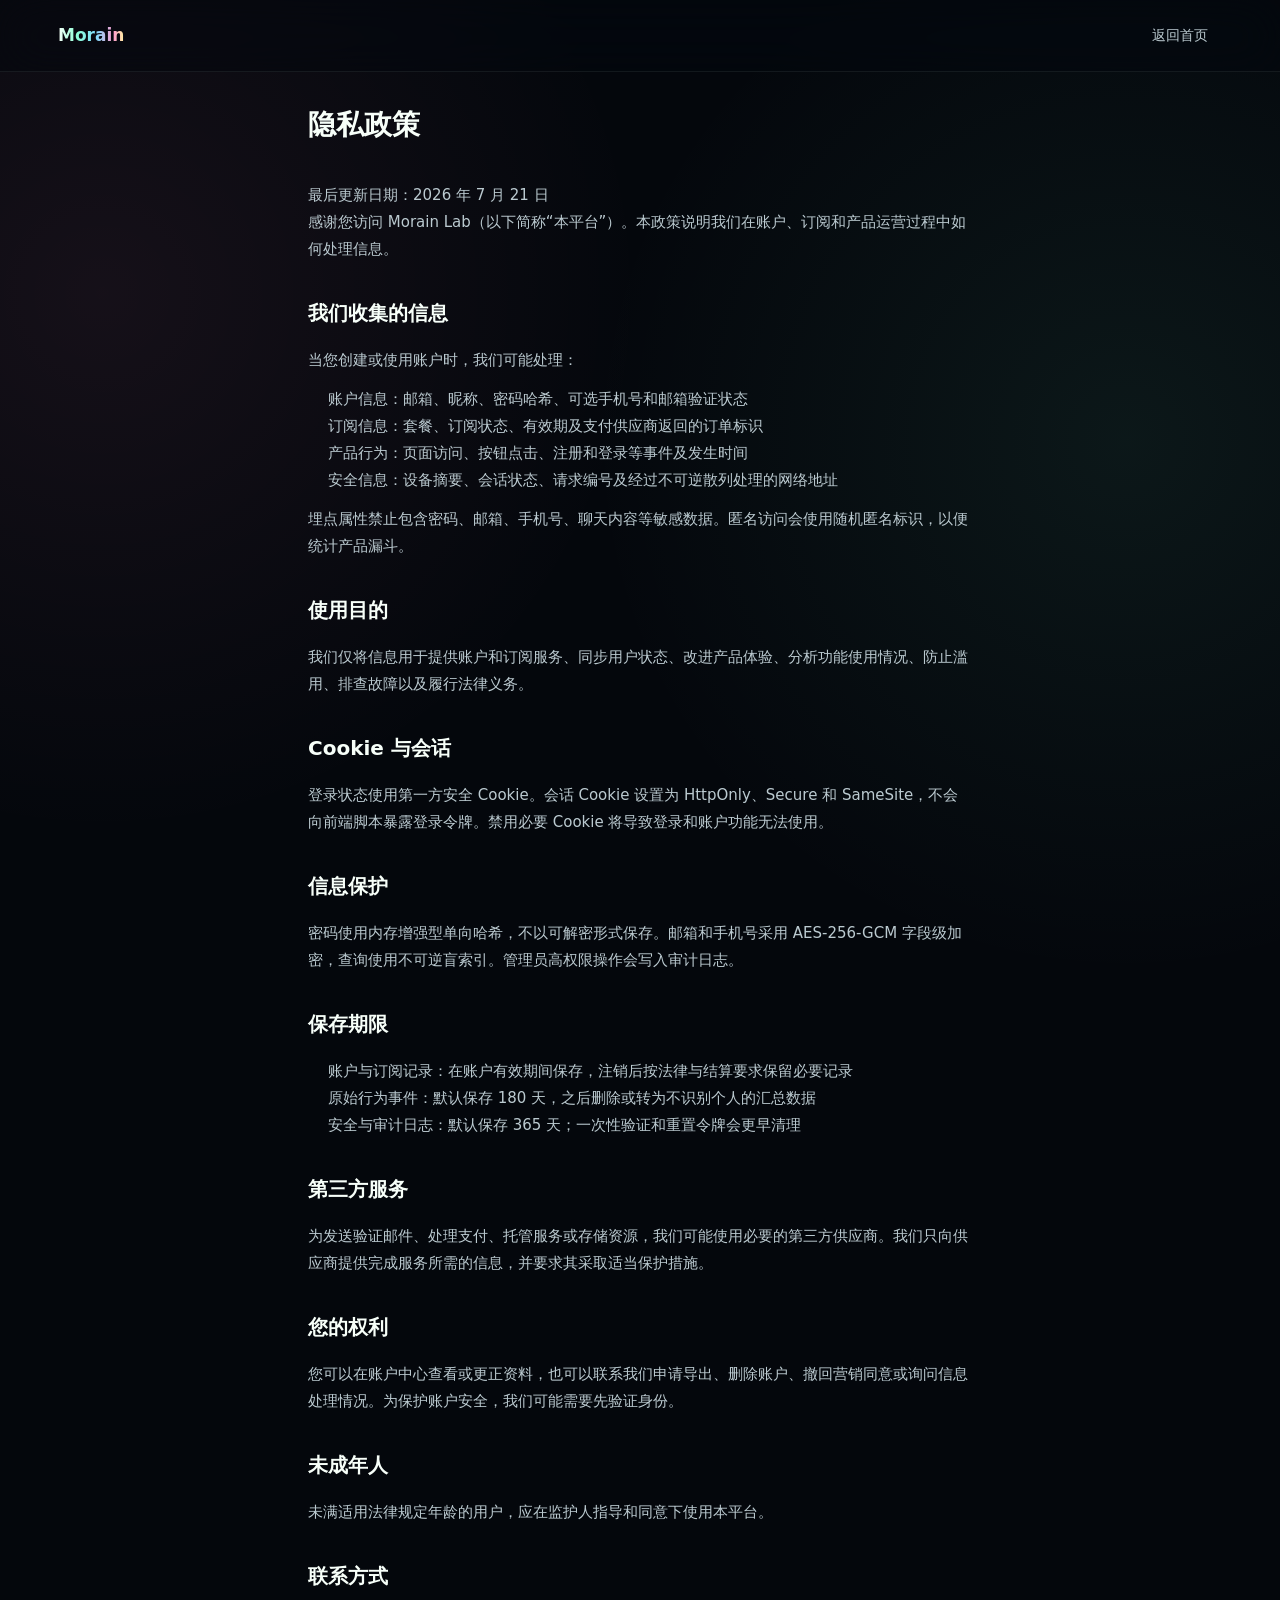
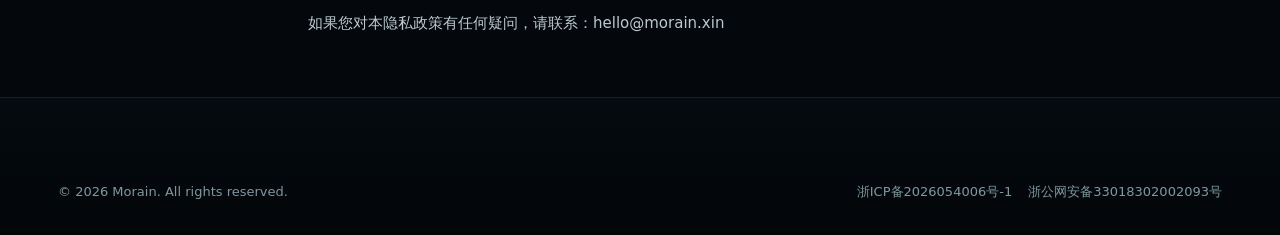
<file: privacy.html>
<!DOCTYPE html>
<html lang="zh-CN">
<head>
  <meta charset="UTF-8" />
  <meta name="viewport" content="width=device-width, initial-scale=1.0" />
  <title>隐私政策 - Morain</title>
  <link rel="icon" type="image/svg+xml" href="favicon.svg" />
  <link rel="stylesheet" href="style.css?v=20260722-beian" />
  <meta name="robots" content="noindex, follow" />
</head>
<body>
  <header class="header" id="header">
    <div class="header-inner container">
      <a href="index.html" class="logo"><span class="logo-text">Morain</span></a>
      <nav class="nav" id="nav">
        <a href="index.html" class="nav-link">返回首页</a>
      </nav>
    </div>
  </header>
  <main style="padding-top: 100px; padding-bottom: 60px;">
    <div class="container" style="max-width: 720px; line-height: 1.8; color: var(--text-secondary); font-size: 15px;">
      <h1 style="font-size: 28px; margin-bottom: 32px; color: var(--text-primary);">隐私政策</h1>
      <p>最后更新日期：2026 年 7 月 21 日</p>
      <p>感谢您访问 Morain Lab（以下简称“本平台”）。本政策说明我们在账户、订阅和产品运营过程中如何处理信息。</p>
      <h2 style="font-size: 20px; margin: 32px 0 16px; color: var(--text-primary);">我们收集的信息</h2>
      <p>当您创建或使用账户时，我们可能处理：</p>
      <ul style="padding-left: 20px; margin: 12px 0;">
        <li>账户信息：邮箱、昵称、密码哈希、可选手机号和邮箱验证状态</li>
        <li>订阅信息：套餐、订阅状态、有效期及支付供应商返回的订单标识</li>
        <li>产品行为：页面访问、按钮点击、注册和登录等事件及发生时间</li>
        <li>安全信息：设备摘要、会话状态、请求编号及经过不可逆散列处理的网络地址</li>
      </ul>
      <p>埋点属性禁止包含密码、邮箱、手机号、聊天内容等敏感数据。匿名访问会使用随机匿名标识，以便统计产品漏斗。</p>
      <h2 style="font-size: 20px; margin: 32px 0 16px; color: var(--text-primary);">使用目的</h2>
      <p>我们仅将信息用于提供账户和订阅服务、同步用户状态、改进产品体验、分析功能使用情况、防止滥用、排查故障以及履行法律义务。</p>
      <h2 style="font-size: 20px; margin: 32px 0 16px; color: var(--text-primary);">Cookie 与会话</h2>
      <p>登录状态使用第一方安全 Cookie。会话 Cookie 设置为 HttpOnly、Secure 和 SameSite，不会向前端脚本暴露登录令牌。禁用必要 Cookie 将导致登录和账户功能无法使用。</p>
      <h2 style="font-size: 20px; margin: 32px 0 16px; color: var(--text-primary);">信息保护</h2>
      <p>密码使用内存增强型单向哈希，不以可解密形式保存。邮箱和手机号采用 AES-256-GCM 字段级加密，查询使用不可逆盲索引。管理员高权限操作会写入审计日志。</p>
      <h2 style="font-size: 20px; margin: 32px 0 16px; color: var(--text-primary);">保存期限</h2>
      <ul style="padding-left: 20px; margin: 12px 0;">
        <li>账户与订阅记录：在账户有效期间保存，注销后按法律与结算要求保留必要记录</li>
        <li>原始行为事件：默认保存 180 天，之后删除或转为不识别个人的汇总数据</li>
        <li>安全与审计日志：默认保存 365 天；一次性验证和重置令牌会更早清理</li>
      </ul>
      <h2 style="font-size: 20px; margin: 32px 0 16px; color: var(--text-primary);">第三方服务</h2>
      <p>为发送验证邮件、处理支付、托管服务或存储资源，我们可能使用必要的第三方供应商。我们只向供应商提供完成服务所需的信息，并要求其采取适当保护措施。</p>
      <h2 style="font-size: 20px; margin: 32px 0 16px; color: var(--text-primary);">您的权利</h2>
      <p>您可以在账户中心查看或更正资料，也可以联系我们申请导出、删除账户、撤回营销同意或询问信息处理情况。为保护账户安全，我们可能需要先验证身份。</p>
      <h2 style="font-size: 20px; margin: 32px 0 16px; color: var(--text-primary);">未成年人</h2>
      <p>未满适用法律规定年龄的用户，应在监护人指导和同意下使用本平台。</p>
      <h2 style="font-size: 20px; margin: 32px 0 16px; color: var(--text-primary);">联系方式</h2>
      <p>如果您对本隐私政策有任何疑问，请联系：hello@morain.xin</p>
    </div>
  </main>
  <footer class="footer" style="margin-top: 0;">
    <div class="container">
      <div class="footer-bottom">
        <span>&copy; 2026 Morain. All rights reserved.</span>
        <div class="footer-records">
          <a href="https://beian.miit.gov.cn/" target="_blank" rel="noopener" class="footer-record">浙ICP备2026054006号-1</a>
          <a href="https://beian.mps.gov.cn/#/query/webSearch?code=33018302002093" target="_blank" rel="noopener noreferrer" class="footer-record">浙公网安备33018302002093号</a>
        </div>
      </div>
    </div>
  </footer>
</body>
</html>
</file>
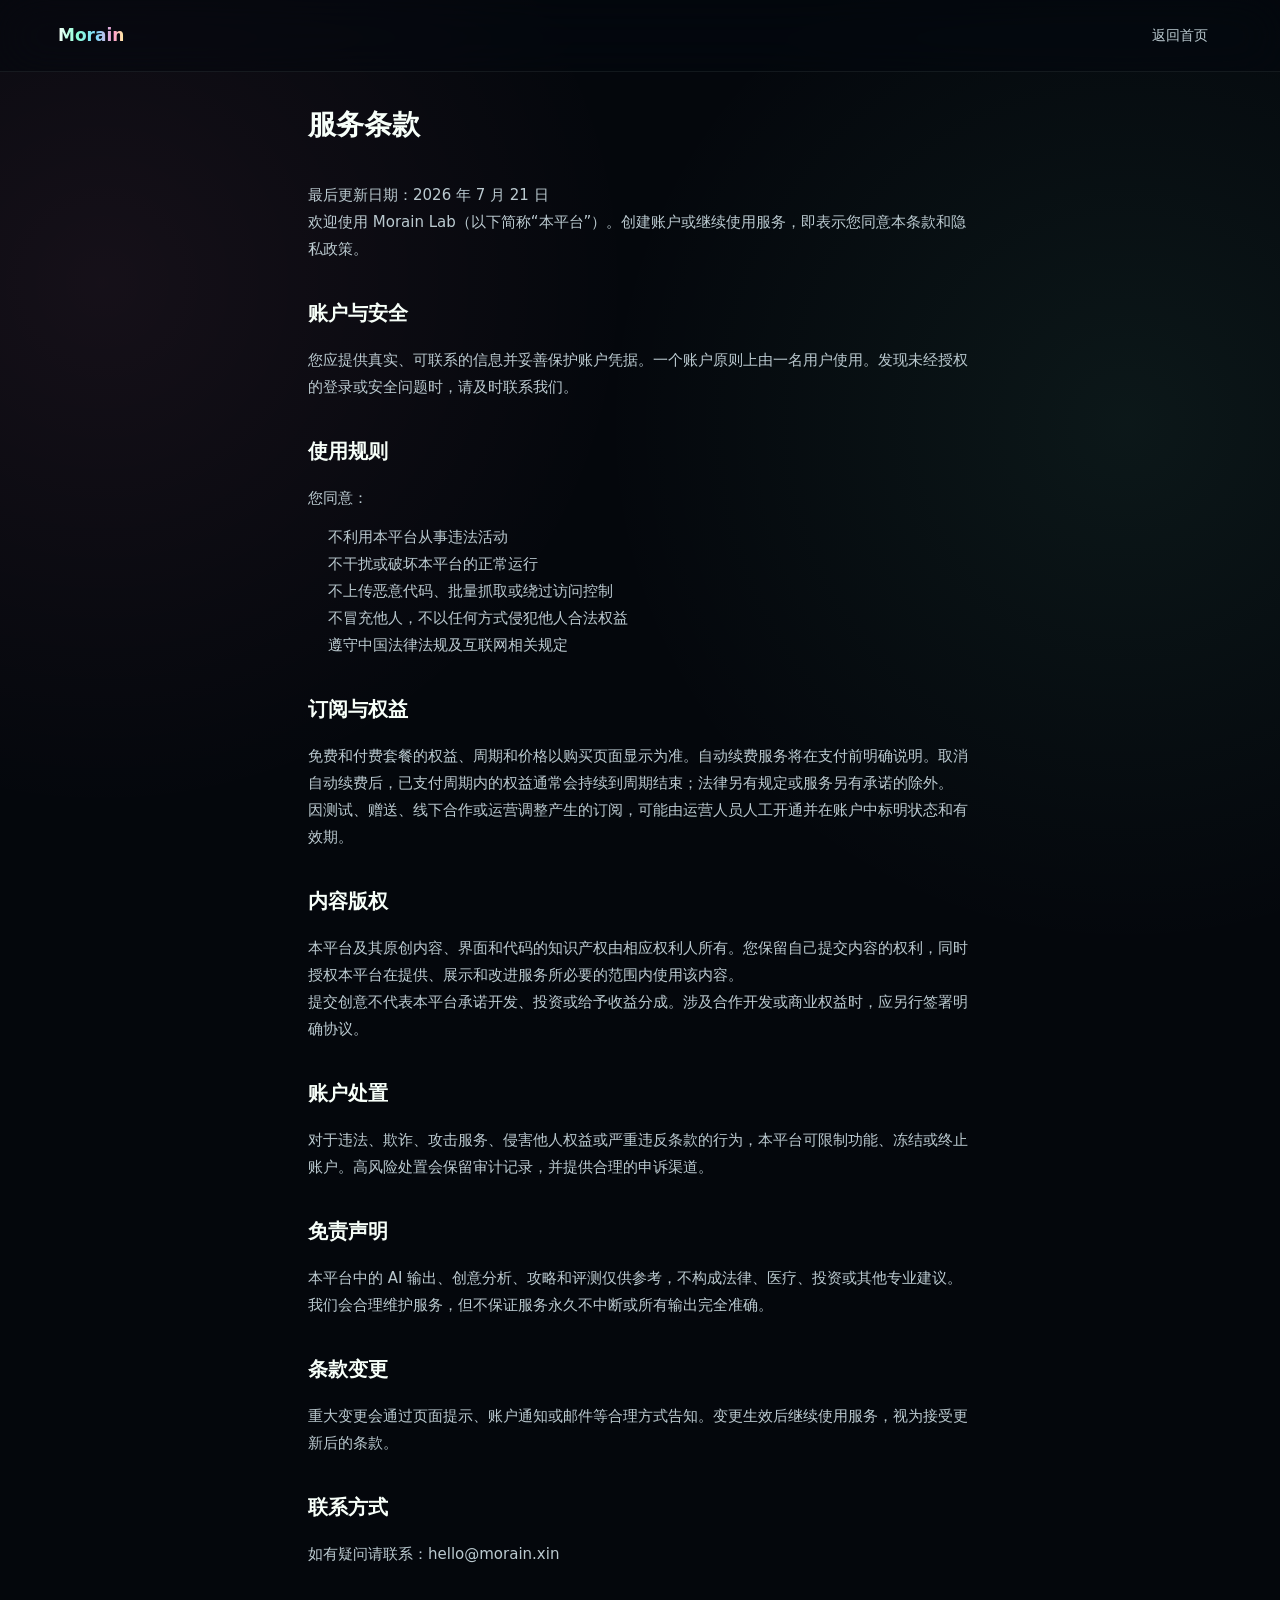
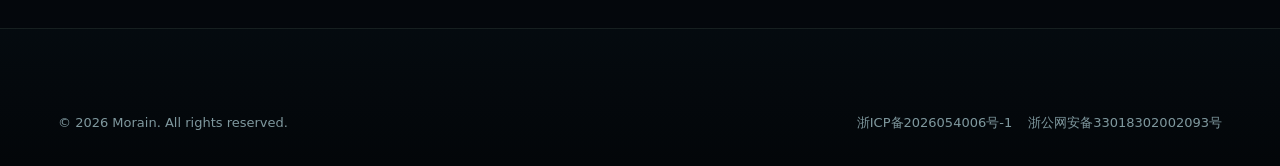
<file: terms.html>
<!DOCTYPE html>
<html lang="zh-CN">
<head>
  <meta charset="UTF-8" />
  <meta name="viewport" content="width=device-width, initial-scale=1.0" />
  <title>服务条款 - Morain</title>
  <link rel="icon" type="image/svg+xml" href="favicon.svg" />
  <link rel="stylesheet" href="style.css?v=20260722-beian" />
  <meta name="robots" content="noindex, follow" />
</head>
<body>
  <header class="header" id="header">
    <div class="header-inner container">
      <a href="index.html" class="logo"><span class="logo-text">Morain</span></a>
      <nav class="nav" id="nav">
        <a href="index.html" class="nav-link">返回首页</a>
      </nav>
    </div>
  </header>
  <main style="padding-top: 100px; padding-bottom: 60px;">
    <div class="container" style="max-width: 720px; line-height: 1.8; color: var(--text-secondary); font-size: 15px;">
      <h1 style="font-size: 28px; margin-bottom: 32px; color: var(--text-primary);">服务条款</h1>
      <p>最后更新日期：2026 年 7 月 21 日</p>
      <p>欢迎使用 Morain Lab（以下简称“本平台”）。创建账户或继续使用服务，即表示您同意本条款和隐私政策。</p>
      <h2 style="font-size: 20px; margin: 32px 0 16px; color: var(--text-primary);">账户与安全</h2>
      <p>您应提供真实、可联系的信息并妥善保护账户凭据。一个账户原则上由一名用户使用。发现未经授权的登录或安全问题时，请及时联系我们。</p>
      <h2 style="font-size: 20px; margin: 32px 0 16px; color: var(--text-primary);">使用规则</h2>
      <p>您同意：</p>
      <ul style="padding-left: 20px; margin: 12px 0;">
        <li>不利用本平台从事违法活动</li>
        <li>不干扰或破坏本平台的正常运行</li>
        <li>不上传恶意代码、批量抓取或绕过访问控制</li>
        <li>不冒充他人，不以任何方式侵犯他人合法权益</li>
        <li>遵守中国法律法规及互联网相关规定</li>
      </ul>
      <h2 style="font-size: 20px; margin: 32px 0 16px; color: var(--text-primary);">订阅与权益</h2>
      <p>免费和付费套餐的权益、周期和价格以购买页面显示为准。自动续费服务将在支付前明确说明。取消自动续费后，已支付周期内的权益通常会持续到周期结束；法律另有规定或服务另有承诺的除外。</p>
      <p>因测试、赠送、线下合作或运营调整产生的订阅，可能由运营人员人工开通并在账户中标明状态和有效期。</p>
      <h2 style="font-size: 20px; margin: 32px 0 16px; color: var(--text-primary);">内容版权</h2>
      <p>本平台及其原创内容、界面和代码的知识产权由相应权利人所有。您保留自己提交内容的权利，同时授权本平台在提供、展示和改进服务所必要的范围内使用该内容。</p>
      <p>提交创意不代表本平台承诺开发、投资或给予收益分成。涉及合作开发或商业权益时，应另行签署明确协议。</p>
      <h2 style="font-size: 20px; margin: 32px 0 16px; color: var(--text-primary);">账户处置</h2>
      <p>对于违法、欺诈、攻击服务、侵害他人权益或严重违反条款的行为，本平台可限制功能、冻结或终止账户。高风险处置会保留审计记录，并提供合理的申诉渠道。</p>
      <h2 style="font-size: 20px; margin: 32px 0 16px; color: var(--text-primary);">免责声明</h2>
      <p>本平台中的 AI 输出、创意分析、攻略和评测仅供参考，不构成法律、医疗、投资或其他专业建议。我们会合理维护服务，但不保证服务永久不中断或所有输出完全准确。</p>
      <h2 style="font-size: 20px; margin: 32px 0 16px; color: var(--text-primary);">条款变更</h2>
      <p>重大变更会通过页面提示、账户通知或邮件等合理方式告知。变更生效后继续使用服务，视为接受更新后的条款。</p>
      <h2 style="font-size: 20px; margin: 32px 0 16px; color: var(--text-primary);">联系方式</h2>
      <p>如有疑问请联系：hello@morain.xin</p>
    </div>
  </main>
  <footer class="footer" style="margin-top: 0;">
    <div class="container">
      <div class="footer-bottom">
        <span>&copy; 2026 Morain. All rights reserved.</span>
        <div class="footer-records">
          <a href="https://beian.miit.gov.cn/" target="_blank" rel="noopener" class="footer-record">浙ICP备2026054006号-1</a>
          <a href="https://beian.mps.gov.cn/#/query/webSearch?code=33018302002093" target="_blank" rel="noopener noreferrer" class="footer-record">浙公网安备33018302002093号</a>
        </div>
      </div>
    </div>
  </footer>
</body>
</html>
</file>
<file: style.css>
/* ============================
   Morain Lab — 想法孵化器
   Aurora/极光 视觉主题
   ============================ */

:root {
  --bg-deep: #05050f;
  --bg-primary: #0a0a18;
  --bg-secondary: #0f0f28;
  --bg-surface: rgba(18,18,48,0.5);
  --bg-glass: rgba(18,18,48,0.35);
  --bg-glass-hover: rgba(30,30,80,0.45);

  --aurora-1: #8B5CF6;  /* Purple */
  --aurora-2: #06B6D4;  /* Cyan */
  --aurora-3: #F472B6;  /* Pink */
  --aurora-4: #10B981;  /* Green accent */

  --grad-aurora: linear-gradient(135deg, var(--aurora-1), var(--aurora-2), var(--aurora-3));
  --grad-text: linear-gradient(90deg, #a78bfa, #22d3ee, #f472b6);
  --grad-btn: linear-gradient(135deg, #8B5CF6, #06B6D4);
  --grad-card: linear-gradient(135deg, rgba(139,92,246,0.1), rgba(6,182,212,0.05));

  --text-primary: #f0f0f8;
  --text-secondary: #9898b8;
  --text-muted: #6868a0;

  --border-color: rgba(255,255,255,0.06);
  --border-glow: rgba(139,92,246,0.3);

  --shadow-sm: 0 2px 12px rgba(0,0,0,0.4);
  --shadow-md: 0 4px 24px rgba(0,0,0,0.5);
  --shadow-lg: 0 8px 48px rgba(0,0,0,0.6);
  --shadow-glow: 0 0 60px rgba(139,92,246,0.15);

  --radius-sm: 8px;
  --radius-md: 12px;
  --radius-lg: 20px;
  --radius-xl: 28px;
  --radius-full: 50%;

  --font-sans: 'Inter', 'Noto Sans SC', system-ui, -apple-system, sans-serif;
  --transition-fast: 0.2s cubic-bezier(0.4,0,0.2,1);
  --transition-normal: 0.4s cubic-bezier(0.4,0,0.2,1);
  --transition-slow: 0.8s cubic-bezier(0.4,0,0.2,1);

  --header-height: 68px;
  --container-max: 1200px;
}

*, *::before, *::after { margin: 0; padding: 0; box-sizing: border-box; }

html {
  scroll-behavior: smooth;
  font-size: 16px;
  scrollbar-width: thin;
  scrollbar-color: rgba(139,92,246,0.3) transparent;
}

body {
  font-family: var(--font-sans);
  background: var(--bg-deep);
  color: var(--text-primary);
  line-height: 1.6;
  -webkit-font-smoothing: antialiased;
  -moz-osx-font-smoothing: grayscale;
  overflow-x: hidden;
  min-height: 100vh;
}

::selection {
  background: rgba(139,92,246,0.4);
  color: #fff;
}

a { color: inherit; text-decoration: none; }
button { border: none; background: none; cursor: pointer; font-family: inherit; }
ul, ol { list-style: none; }

.container {
  max-width: var(--container-max);
  margin: 0 auto;
  padding: 0 24px;
  position: relative;
  z-index: 1;
}

/* ============================
   Aurora Canvas
   ============================ */
#auroraCanvas {
  position: fixed;
  top: 0;
  left: 0;
  width: 100vw;
  height: 100vh;
  z-index: 0;
  pointer-events: none;
}

/* ============================
   Scrollbar
   ============================ */
::-webkit-scrollbar { width: 6px; }
::-webkit-scrollbar-track { background: transparent; }
::-webkit-scrollbar-thumb { background: rgba(139,92,246,0.3); border-radius: 3px; }
::-webkit-scrollbar-thumb:hover { background: rgba(139,92,246,0.5); }

/* ============================
   Header
   ============================ */
.header {
  position: fixed;
  top: 0;
  left: 0;
  right: 0;
  z-index: 100;
  height: var(--header-height);
  background: rgba(5,5,15,0.7);
  backdrop-filter: blur(24px) saturate(1.4);
  -webkit-backdrop-filter: blur(24px) saturate(1.4);
  border-bottom: 1px solid var(--border-color);
  transition: var(--transition-normal);
}

.header.scrolled {
  background: rgba(5,5,15,0.9);
  backdrop-filter: blur(32px) saturate(1.6);
  box-shadow: 0 1px 40px rgba(0,0,0,0.4);
}

.header-inner {
  display: flex;
  align-items: center;
  justify-content: space-between;
  height: 100%;
}

.logo {
  display: flex;
  align-items: center;
  gap: 12px;
  transition: var(--transition-fast);
}

.logo:hover .logo-mark svg { transform: scale(1.05); }

.logo-mark {
  position: relative;
  flex-shrink: 0;
}

.logo-mark svg { transition: var(--transition-fast); }

.logo-glow {
  position: absolute;
  inset: -4px;
  border-radius: 12px;
  background: var(--grad-aurora);
  filter: blur(12px);
  opacity: 0.3;
  animation: logoPulse 3s ease-in-out infinite;
}

@keyframes logoPulse {
  0%, 100% { opacity: 0.2; transform: scale(1); }
  50% { opacity: 0.5; transform: scale(1.15); }
}

.logo-text-wrap { display: flex; flex-direction: column; gap: 1px; }

.logo-text {
  font-size: 18px;
  font-weight: 800;
  background: var(--grad-text);
  -webkit-background-clip: text;
  -webkit-text-fill-color: transparent;
  background-clip: text;
  letter-spacing: -0.3px;
}

.logo-sub {
  font-size: 10px;
  font-weight: 600;
  color: var(--text-muted);
  letter-spacing: 2px;
  text-transform: uppercase;
}

.nav { display: flex; gap: 4px; }

.nav-link {
  padding: 8px 16px;
  border-radius: var(--radius-sm);
  font-size: 14px;
  font-weight: 500;
  color: var(--text-secondary);
  transition: var(--transition-fast);
  position: relative;
}

.nav-link::after {
  content: '';
  position: absolute;
  bottom: 2px;
  left: 50%;
  transform: translateX(-50%) scaleX(0);
  width: 60%;
  height: 2px;
  background: var(--grad-aurora);
  border-radius: 1px;
  transition: transform var(--transition-fast);
}

.nav-link:hover { color: var(--text-primary); background: var(--bg-glass); }

.nav-link:hover::after { transform: translateX(-50%) scaleX(1); }

.menu-btn { display: none; padding: 8px; color: var(--text-secondary); }

/* ============================
   Hero
   ============================ */
.hero {
  position: relative;
  min-height: 100vh;
  display: flex;
  align-items: center;
  justify-content: center;
  overflow: hidden;
  padding-top: var(--header-height);
}

.hero-aurora {
  position: absolute;
  inset: 0;
  z-index: 0;
  overflow: hidden;
}

.aurora-layer {
  position: absolute;
  width: 100%;
  height: 100%;
  filter: blur(120px);
  opacity: 0.4;
  mix-blend-mode: screen;
  animation: auroraDrift 20s ease-in-out infinite;
}

.aurora-1 {
  background: radial-gradient(ellipse 60% 50% at 20% 30%, rgba(139,92,246,0.3) 0%, transparent 60%),
              radial-gradient(ellipse 50% 40% at 80% 20%, rgba(6,182,212,0.2) 0%, transparent 60%);
  animation-duration: 18s;
  animation-delay: 0s;
}

.aurora-2 {
  background: radial-gradient(ellipse 50% 60% at 70% 60%, rgba(244,114,182,0.25) 0%, transparent 60%),
              radial-gradient(ellipse 40% 50% at 30% 70%, rgba(16,185,129,0.15) 0%, transparent 60%);
  animation-duration: 22s;
  animation-delay: -6s;
}

.aurora-3 {
  background: radial-gradient(ellipse 70% 40% at 50% 50%, rgba(139,92,246,0.15) 0%, transparent 60%),
              radial-gradient(ellipse 40% 70% at 80% 80%, rgba(6,182,212,0.2) 0%, transparent 60%);
  animation-duration: 25s;
  animation-delay: -12s;
}

@keyframes auroraDrift {
  0%, 100% { transform: translate(0, 0) scale(1); opacity: 0.35; }
  25% { transform: translate(3%, -2%) scale(1.05); opacity: 0.45; }
  50% { transform: translate(-2%, 3%) scale(1.1); opacity: 0.5; }
  75% { transform: translate(2%, 1%) scale(1.03); opacity: 0.4; }
}

.hero-stars {
  position: absolute;
  inset: 0;
  z-index: 0;
  pointer-events: none;
}

.hero-content {
  position: relative;
  z-index: 2;
  text-align: center;
  max-width: 860px;
  padding: 60px 24px 40px;
  animation: heroFade 1.2s ease forwards;
}

@keyframes heroFade {
  from { opacity: 0; transform: translateY(40px); }
  to { opacity: 1; transform: translateY(0); }
}

.hero-badge {
  display: inline-flex;
  align-items: center;
  gap: 6px;
  margin-bottom: 28px;
  padding: 8px 20px;
  border-radius: 100px;
  background: rgba(139,92,246,0.1);
  border: 1px solid rgba(139,92,246,0.2);
  color: var(--aurora-1);
  font-size: 13px;
  font-weight: 600;
  letter-spacing: 1px;
  animation: badgeGlow 3s ease-in-out infinite;
}

@keyframes badgeGlow {
  0%, 100% { box-shadow: 0 0 20px rgba(139,92,246,0.1); }
  50% { box-shadow: 0 0 40px rgba(139,92,246,0.25); }
}

.hero-title {
  font-size: clamp(36px, 8vw, 72px);
  font-weight: 900;
  line-height: 1.15;
  margin-bottom: 24px;
  letter-spacing: -1.5px;
}

.hero-line { display: block; }

.hero-grad-text {
  display: inline-block;
  background: var(--grad-text);
  -webkit-background-clip: text;
  -webkit-text-fill-color: transparent;
  background-clip: text;
  background-size: 200% 100%;
  animation: gradShift 4s ease-in-out infinite;
}

@keyframes gradShift {
  0%, 100% { background-position: 0% 50%; }
  50% { background-position: 100% 50%; }
}

.hero-desc {
  font-size: clamp(16px, 2vw, 20px);
  color: var(--text-secondary);
  max-width: 560px;
  margin: 0 auto 36px;
  line-height: 1.7;
}

.hero-actions {
  display: flex;
  gap: 14px;
  justify-content: center;
  flex-wrap: wrap;
  margin-bottom: 60px;
}

.btn {
  display: inline-flex;
  align-items: center;
  gap: 8px;
  padding: 14px 28px;
  border-radius: 100px;
  font-size: 15px;
  font-weight: 600;
  transition: var(--transition-normal);
  cursor: pointer;
  position: relative;
  outline: none;
}

.btn-primary {
  background: var(--grad-btn);
  color: #fff;
  box-shadow: 0 4px 24px rgba(139,92,246,0.35);
}

.btn-primary:hover {
  transform: translateY(-2px);
  box-shadow: 0 8px 40px rgba(139,92,246,0.5);
}

.btn-glow {
  background: transparent;
  color: var(--text-primary);
  border: 1px solid rgba(255,255,255,0.12);
  backdrop-filter: blur(8px);
}

.btn-glow:hover {
  background: rgba(255,255,255,0.06);
  border-color: rgba(139,92,246,0.4);
  box-shadow: 0 0 30px rgba(139,92,246,0.15);
  transform: translateY(-2px);
}

.hero-stats {
  display: flex;
  justify-content: center;
  gap: 40px;
  flex-wrap: wrap;
}

.hero-stat {
  display: flex;
  flex-direction: column;
  align-items: center;
  gap: 4px;
}

.hero-stat-num {
  font-size: 32px;
  font-weight: 800;
  background: var(--grad-text);
  -webkit-background-clip: text;
  -webkit-text-fill-color: transparent;
  background-clip: text;
}

.hero-stat-label {
  font-size: 13px;
  color: var(--text-muted);
  font-weight: 500;
}

.hero-scroll-indicator {
  position: absolute;
  bottom: 30px;
  left: 50%;
  transform: translateX(-50%);
  animation: bounce 2s ease-in-out infinite;
  color: var(--text-muted);
}

@keyframes bounce {
  0%, 100% { transform: translateX(-50%) translateY(0); }
  50% { transform: translateX(-50%) translateY(8px); }
}

/* ============================
   Section Common
   ============================ */
.section-header {
  text-align: center;
  margin-bottom: 48px;
}

.section-badge {
  display: inline-flex;
  align-items: center;
  gap: 6px;
  margin-bottom: 16px;
  padding: 6px 16px;
  border-radius: 100px;
  background: rgba(139,92,246,0.08);
  border: 1px solid rgba(139,92,246,0.15);
  color: var(--aurora-1);
  font-size: 12px;
  font-weight: 600;
  letter-spacing: 1px;
}

.section-title {
  font-size: clamp(28px, 4vw, 40px);
  font-weight: 800;
  margin-bottom: 12px;
  letter-spacing: -0.5px;
}

.section-desc {
  color: var(--text-secondary);
  font-size: 16px;
  max-width: 520px;
  margin: 0 auto;
  line-height: 1.6;
}

/* ============================
   Feed Section
   ============================ */
.feed-section {
  padding: 80px 0;
  position: relative;
}

.feed-ticker {
  position: relative;
  overflow: hidden;
  border-radius: var(--radius-lg);
  background: var(--bg-glass);
  border: 1px solid var(--border-color);
  backdrop-filter: blur(16px);
  height: 360px;
}

.feed-track {
  padding: 24px;
  display: flex;
  flex-direction: column;
  gap: 12px;
  animation: feedScroll 30s linear infinite;
}

@keyframes feedScroll {
  0% { transform: translateY(0); }
  100% { transform: translateY(-50%); }
}

.feed-track:hover { animation-play-state: paused; }

.feed-item {
  display: flex;
  align-items: center;
  gap: 16px;
  padding: 16px 20px;
  border-radius: var(--radius-md);
  background: var(--bg-glass);
  border: 1px solid var(--border-color);
  transition: var(--transition-fast);
}

.feed-item:hover {
  background: var(--bg-glass-hover);
  border-color: rgba(139,92,246,0.2);
}

.feed-item-icon {
  width: 40px;
  height: 40px;
  border-radius: var(--radius-full);
  display: flex;
  align-items: center;
  justify-content: center;
  font-size: 18px;
  flex-shrink: 0;
}

.feed-item-content { flex: 1; min-width: 0; }

.feed-item-title {
  font-size: 15px;
  font-weight: 600;
  margin-bottom: 2px;
}

.feed-item-title span {
  color: var(--aurora-1);
}

.feed-item-meta {
  font-size: 13px;
  color: var(--text-muted);
}

.feed-item-status {
  padding: 4px 12px;
  border-radius: 100px;
  font-size: 12px;
  font-weight: 600;
  flex-shrink: 0;
}

.feed-status-launched { background: rgba(16,185,129,0.15); color: #10B981; }
.feed-status-beta { background: rgba(251,191,36,0.15); color: #FBBF24; }
.feed-status-milestone { background: rgba(139,92,246,0.15); color: #A78BFA; }

/* ============================
   Ideas Section
   ============================ */
.ideas-section {
  padding: 80px 0;
  position: relative;
}

.ideas-filter {
  display: flex;
  justify-content: center;
  gap: 8px;
  margin-bottom: 36px;
  flex-wrap: wrap;
}

.filter-btn {
  padding: 8px 20px;
  border-radius: 100px;
  font-size: 14px;
  font-weight: 500;
  color: var(--text-secondary);
  background: var(--bg-glass);
  border: 1px solid var(--border-color);
  transition: var(--transition-fast);
}

.filter-btn:hover {
  color: var(--text-primary);
  border-color: rgba(139,92,246,0.3);
}

.filter-btn.active {
  color: #fff;
  background: var(--grad-btn);
  border-color: transparent;
  box-shadow: 0 4px 16px rgba(139,92,246,0.3);
}

.ideas-grid {
  display: grid;
  grid-template-columns: repeat(auto-fill, minmax(340px, 1fr));
  gap: 20px;
}

.idea-card {
  position: relative;
  background: var(--bg-glass);
  border: 1px solid var(--border-color);
  border-radius: var(--radius-lg);
  padding: 28px;
  transition: var(--transition-normal);
  overflow: hidden;
  backdrop-filter: blur(12px);
}

.idea-card::before {
  content: '';
  position: absolute;
  top: 0;
  left: 0;
  right: 0;
  height: 3px;
  background: var(--card-accent, var(--grad-aurora));
  opacity: 0;
  transition: var(--transition-normal);
}

.idea-card:hover {
  transform: translateY(-4px);
  border-color: rgba(139,92,246,0.25);
  box-shadow: var(--shadow-glow), var(--shadow-md);
  background: var(--bg-glass-hover);
}

.idea-card:hover::before { opacity: 1; }

.idea-card-header {
  display: flex;
  justify-content: space-between;
  align-items: flex-start;
  margin-bottom: 16px;
}

.idea-card-emoji {
  font-size: 36px;
  line-height: 1;
}

.idea-card-badges {
  display: flex;
  gap: 6px;
}

.idea-card-badge {
  padding: 3px 10px;
  border-radius: 100px;
  font-size: 11px;
  font-weight: 600;
}

.idea-badge-ai { background: rgba(139,92,246,0.15); color: #A78BFA; }
.idea-badge-life { background: rgba(16,185,129,0.15); color: #34D399; }
.idea-badge-tech { background: rgba(6,182,212,0.15); color: #22D3EE; }
.idea-badge-game { background: rgba(244,114,182,0.15); color: #F472B6; }
.idea-badge-design { background: rgba(251,191,36,0.15); color: #FBBF24; }

.idea-card-title {
  font-size: 18px;
  font-weight: 700;
  margin-bottom: 8px;
  line-height: 1.3;
}

.idea-card-desc {
  font-size: 14px;
  color: var(--text-secondary);
  line-height: 1.6;
  margin-bottom: 16px;
}

.idea-card-meta {
  display: flex;
  gap: 16px;
  flex-wrap: wrap;
  margin-bottom: 16px;
}

.idea-card-meta span {
  font-size: 13px;
  color: var(--text-muted);
  display: flex;
  align-items: center;
  gap: 4px;
}

.idea-card-progress {
  margin: 16px 0;
}

.idea-card-progress-bar {
  height: 6px;
  border-radius: 3px;
  background: rgba(255,255,255,0.06);
  overflow: hidden;
  margin-bottom: 6px;
}

.idea-card-progress-fill {
  height: 100%;
  border-radius: 3px;
  background: var(--card-accent, var(--grad-aurora));
  transition: width 1s ease;
}

.idea-card-progress-text {
  font-size: 12px;
  color: var(--text-muted);
  text-align: right;
}

.idea-card-status {
  display: inline-flex;
  align-items: center;
  gap: 6px;
  padding: 4px 12px;
  border-radius: 100px;
  font-size: 12px;
  font-weight: 600;
}

.idea-status-idea { background: rgba(139,92,246,0.1); color: #A78BFA; }
.idea-status-designing { background: rgba(251,191,36,0.15); color: #FBBF24; }
.idea-status-building { background: rgba(6,182,212,0.15); color: #22D3EE; }
.idea-status-launched { background: rgba(16,185,129,0.15); color: #34D399; }

.idea-card-footer {
  display: flex;
  justify-content: space-between;
  align-items: center;
  margin-top: 16px;
  padding-top: 16px;
  border-top: 1px solid var(--border-color);
}

.idea-card-actions {
  display: flex;
  gap: 12px;
}

.idea-card-action {
  display: flex;
  align-items: center;
  gap: 4px;
  font-size: 13px;
  color: var(--text-muted);
  transition: var(--transition-fast);
  cursor: pointer;
}

.idea-card-action:hover { color: var(--text-primary); }

.idea-card-action.liked { color: var(--aurora-3); }

.idea-card-claim {
  display: inline-flex;
  align-items: center;
  gap: 6px;
  padding: 6px 16px;
  border-radius: 100px;
  background: var(--grad-btn);
  color: #fff;
  font-size: 13px;
  font-weight: 600;
  transition: var(--transition-fast);
}

.idea-card-claim:hover {
  transform: translateY(-1px);
  box-shadow: 0 4px 20px rgba(139,92,246,0.4);
}

/* ============================
   Lifecycle Section
   ============================ */
.lifecycle-section {
  padding: 80px 0;
  position: relative;
  overflow: hidden;
}

.lifecycle-track {
  display: flex;
  align-items: center;
  justify-content: center;
  gap: 0;
  flex-wrap: wrap;
  padding: 40px 0;
  position: relative;
}

.lifecycle-step {
  display: flex;
  flex-direction: column;
  align-items: center;
  gap: 12px;
  position: relative;
  z-index: 1;
}

.lifecycle-icon {
  width: 64px;
  height: 64px;
  border-radius: var(--radius-full);
  background: var(--bg-glass);
  border: 2px solid rgba(139,92,246,0.2);
  display: flex;
  align-items: center;
  justify-content: center;
  font-size: 28px;
  transition: var(--transition-normal);
  animation: lifecyclePulse 3s ease-in-out infinite;
}

.lifecycle-step:hover .lifecycle-icon {
  border-color: rgba(139,92,246,0.5);
  transform: scale(1.1);
  box-shadow: 0 0 30px rgba(139,92,246,0.2);
}

.lifecycle-step:nth-child(1) .lifecycle-icon { animation-delay: 0s; }
.lifecycle-step:nth-child(3) .lifecycle-icon { animation-delay: 0.3s; }
.lifecycle-step:nth-child(5) .lifecycle-icon { animation-delay: 0.6s; }
.lifecycle-step:nth-child(7) .lifecycle-icon { animation-delay: 0.9s; }
.lifecycle-step:nth-child(9) .lifecycle-icon { animation-delay: 1.2s; }
.lifecycle-step:nth-child(11) .lifecycle-icon { animation-delay: 1.5s; }

@keyframes lifecyclePulse {
  0%, 100% { box-shadow: 0 0 0 rgba(139,92,246,0); }
  50% { box-shadow: 0 0 20px rgba(139,92,246,0.15); }
}

.lifecycle-label {
  font-size: 13px;
  font-weight: 600;
  color: var(--text-secondary);
}

.lifecycle-arrow {
  color: var(--text-muted);
  opacity: 0.5;
  margin: 0 8px;
}

/* ============================
   Leaderboard
   ============================ */
.leaderboard-section {
  padding: 80px 0;
  position: relative;
}

.leaderboard-tabs {
  display: flex;
  justify-content: center;
  gap: 8px;
  margin-bottom: 36px;
  flex-wrap: wrap;
}

.lb-tab {
  padding: 10px 22px;
  border-radius: 100px;
  font-size: 14px;
  font-weight: 500;
  color: var(--text-secondary);
  background: var(--bg-glass);
  border: 1px solid var(--border-color);
  transition: var(--transition-fast);
}

.lb-tab:hover { color: var(--text-primary); border-color: rgba(139,92,246,0.3); }

.lb-tab.active {
  color: #fff;
  background: var(--grad-btn);
  border-color: transparent;
  box-shadow: 0 4px 16px rgba(139,92,246,0.3);
}

.leaderboard-grid {
  display: grid;
  grid-template-columns: repeat(auto-fill, minmax(320px, 1fr));
  gap: 16px;
}

.lb-card {
  display: flex;
  align-items: center;
  gap: 16px;
  padding: 16px 20px;
  border-radius: var(--radius-md);
  background: var(--bg-glass);
  border: 1px solid var(--border-color);
  transition: var(--transition-fast);
}

.lb-card:hover {
  background: var(--bg-glass-hover);
  border-color: rgba(139,92,246,0.2);
  transform: translateX(4px);
}

.lb-rank {
  width: 32px;
  height: 32px;
  border-radius: var(--radius-sm);
  display: flex;
  align-items: center;
  justify-content: center;
  font-size: 14px;
  font-weight: 800;
  flex-shrink: 0;
}

.lb-rank-1 { background: linear-gradient(135deg, #FBBF24, #F59E0B); color: #1a1a2e; }
.lb-rank-2 { background: linear-gradient(135deg, #94A3B8, #64748B); color: #1a1a2e; }
.lb-rank-3 { background: linear-gradient(135deg, #D97706, #B45309); color: #fff; }
.lb-rank-other { background: rgba(255,255,255,0.06); color: var(--text-muted); font-weight: 600; }

.lb-content { flex: 1; min-width: 0; }

.lb-title {
  font-size: 15px;
  font-weight: 600;
  margin-bottom: 2px;
}

.lb-meta {
  font-size: 12px;
  color: var(--text-muted);
}

.lb-score {
  display: flex;
  align-items: center;
  gap: 4px;
  font-size: 14px;
  font-weight: 700;
  color: var(--aurora-2);
  flex-shrink: 0;
}

/* ============================
   AI Scoring
   ============================ */
.ai-scoring-section {
  padding: 80px 0;
  position: relative;
}

.ai-scoring-card {
  max-width: 700px;
  margin: 0 auto;
  border-radius: var(--radius-xl);
  background: var(--bg-glass);
  border: 1px solid var(--border-color);
  backdrop-filter: blur(16px);
  overflow: hidden;
  transition: var(--transition-normal);
}

.ai-scoring-card:hover {
  border-color: rgba(139,92,246,0.2);
  box-shadow: var(--shadow-glow);
}

.ai-scoring-input {
  padding: 32px;
  border-bottom: 1px solid var(--border-color);
}

.ai-input-label {
  display: block;
  font-size: 14px;
  font-weight: 600;
  color: var(--text-secondary);
  margin-bottom: 12px;
}

.ai-input-row {
  display: flex;
  gap: 12px;
}

.ai-input {
  flex: 1;
  padding: 14px 20px;
  border-radius: var(--radius-md);
  background: rgba(255,255,255,0.04);
  border: 1px solid var(--border-color);
  color: var(--text-primary);
  font-size: 15px;
  font-family: var(--font-sans);
  outline: none;
  transition: var(--transition-fast);
}

.ai-input:focus {
  border-color: rgba(139,92,246,0.4);
  box-shadow: 0 0 20px rgba(139,92,246,0.1);
}

.ai-input::placeholder { color: var(--text-muted); }

.ai-scoring-result {
  padding: 32px;
  min-height: 200px;
}

.ai-result-placeholder {
  display: flex;
  flex-direction: column;
  align-items: center;
  justify-content: center;
  gap: 12px;
  color: var(--text-muted);
  padding: 24px;
  text-align: center;
}

.ai-result-content {
  display: grid;
  grid-template-columns: 1fr 1fr;
  gap: 16px;
  animation: resultFade 0.5s ease;
}

@keyframes resultFade {
  from { opacity: 0; transform: translateY(10px); }
  to { opacity: 1; transform: translateY(0); }
}

.ai-result-item {
  padding: 16px;
  border-radius: var(--radius-md);
  background: rgba(255,255,255,0.03);
  border: 1px solid var(--border-color);
}

.ai-result-item.full {
  grid-column: 1 / -1;
}

.ai-result-label {
  font-size: 12px;
  color: var(--text-muted);
  font-weight: 500;
  margin-bottom: 6px;
  text-transform: uppercase;
  letter-spacing: 1px;
}

.ai-result-value {
  font-size: 15px;
  font-weight: 600;
  color: var(--text-primary);
}

.ai-result-stars {
  display: flex;
  gap: 2px;
  margin-top: 4px;
}

.ai-result-stars span {
  color: var(--aurora-2);
  font-size: 16px;
}

.ai-result-stars span.empty {
  color: var(--text-muted);
  opacity: 0.3;
}

/* ============================
   Lab Section
   ============================ */
.lab-section {
  padding: 80px 0;
  position: relative;
}

.lab-profile {
  display: flex;
  align-items: center;
  justify-content: space-between;
  gap: 32px;
  padding: 32px;
  border-radius: var(--radius-xl);
  background: var(--bg-glass);
  border: 1px solid var(--border-color);
  backdrop-filter: blur(16px);
  margin-bottom: 48px;
  flex-wrap: wrap;
}

.lab-profile-left {
  display: flex;
  align-items: center;
  gap: 24px;
  flex: 1;
  min-width: 280px;
}

.lab-avatar {
  position: relative;
  width: 80px;
  height: 80px;
  border-radius: var(--radius-full);
  display: flex;
  align-items: center;
  justify-content: center;
  flex-shrink: 0;
}

.lab-avatar-ring {
  position: absolute;
  inset: -3px;
  border-radius: var(--radius-full);
  background: var(--grad-aurora);
  animation: ringRotate 4s linear infinite;
}

@keyframes ringRotate {
  0% { transform: rotate(0deg); }
  100% { transform: rotate(360deg); }
}

.lab-avatar-text {
  position: relative;
  z-index: 1;
  font-size: 32px;
  font-weight: 900;
  background: var(--grad-text);
  -webkit-background-clip: text;
  -webkit-text-fill-color: transparent;
  background-clip: text;
}

.lab-info { flex: 1; }

.lab-name {
  font-size: 24px;
  font-weight: 800;
  margin-bottom: 4px;
}

.lab-bio {
  font-size: 14px;
  color: var(--text-secondary);
  margin-bottom: 16px;
}

.lab-stats {
  display: flex;
  gap: 20px;
  flex-wrap: wrap;
}

.lab-stat {
  display: flex;
  flex-direction: column;
}

.lab-stat-num {
  font-size: 20px;
  font-weight: 800;
  color: var(--text-primary);
}

.lab-stat-label {
  font-size: 12px;
  color: var(--text-muted);
}

.lab-badges {
  display: flex;
  gap: 8px;
  flex-wrap: wrap;
}

.badge {
  display: flex;
  flex-direction: column;
  align-items: center;
  gap: 4px;
  padding: 10px 14px;
  border-radius: var(--radius-md);
  background: rgba(255,255,255,0.03);
  border: 1px solid var(--border-color);
  transition: var(--transition-fast);
  cursor: default;
}

.badge:hover {
  background: var(--bg-glass-hover);
  border-color: rgba(139,92,246,0.2);
  transform: translateY(-2px);
}

.badge-icon { font-size: 22px; }

.badge-label { font-size: 11px; color: var(--text-muted); font-weight: 500; }

.lab-products-title {
  font-size: 20px;
  font-weight: 700;
  margin-bottom: 24px;
}

.lab-products-grid {
  display: grid;
  grid-template-columns: repeat(auto-fill, minmax(280px, 1fr));
  gap: 16px;
}

.lab-product-card {
  padding: 24px;
  border-radius: var(--radius-lg);
  background: var(--bg-glass);
  border: 1px solid var(--border-color);
  transition: var(--transition-normal);
  position: relative;
  overflow: hidden;
}

.lab-product-card:hover {
  transform: translateY(-3px);
  border-color: rgba(139,92,246,0.2);
  box-shadow: var(--shadow-glow);
}

.lab-product-tag {
  display: inline-flex;
  padding: 3px 10px;
  border-radius: 100px;
  font-size: 11px;
  font-weight: 600;
  margin-bottom: 12px;
}

.lab-product-tag.launched { background: rgba(16,185,129,0.15); color: #34D399; }
.lab-product-tag.building { background: rgba(6,182,212,0.15); color: #22D3EE; }
.lab-product-tag.designing { background: rgba(251,191,36,0.15); color: #FBBF24; }

.lab-product-title {
  font-size: 17px;
  font-weight: 700;
  margin-bottom: 6px;
}

.lab-product-desc {
  font-size: 13px;
  color: var(--text-secondary);
  margin-bottom: 12px;
  line-height: 1.5;
}

.lab-product-link {
  font-size: 13px;
  font-weight: 600;
  color: var(--aurora-2);
  transition: var(--transition-fast);
}

.lab-product-card:hover .lab-product-link { gap: 6px; }

/* ============================
   Sites Section
   ============================ */
.sites-section {
  padding: 80px 0;
  position: relative;
}

.sites-grid {
  display: grid;
  grid-template-columns: repeat(auto-fill, minmax(360px, 1fr));
  gap: 20px;
}

.site-card {
  position: relative;
  background: var(--bg-glass);
  border: 1px solid var(--border-color);
  border-radius: var(--radius-lg);
  padding: 28px 24px;
  transition: var(--transition-normal);
  overflow: hidden;
  display: flex;
  flex-direction: column;
  gap: 10px;
  backdrop-filter: blur(12px);
}

.site-card-glow {
  position: absolute;
  top: -50%;
  left: -50%;
  width: 200%;
  height: 200%;
  background: radial-gradient(circle at var(--mouse-x, 50%) var(--mouse-y, 50%), var(--card-accent, var(--aurora-1)) 0%, transparent 50%);
  opacity: 0;
  transition: opacity 0.4s ease;
  pointer-events: none;
}

.site-card:hover .site-card-glow { opacity: 0.08; }

.site-card:hover {
  transform: translateY(-4px);
  border-color: var(--card-accent, var(--border-glow));
  box-shadow: 0 8px 40px rgba(0,0,0,0.4);
}

.site-card-icon {
  width: 48px;
  height: 48px;
  border-radius: var(--radius-md);
  display: flex;
  align-items: center;
  justify-content: center;
  flex-shrink: 0;
}

.site-card-badge {
  position: absolute;
  top: 16px;
  right: 16px;
  padding: 4px 12px;
  border-radius: 100px;
  font-size: 11px;
  font-weight: 600;
  background: rgba(16,185,129,0.15);
  color: #34D399;
}

.site-badge-launched { background: rgba(16,185,129,0.15); color: #34D399; }

.site-card-title {
  font-size: 18px;
  font-weight: 700;
}

.site-card-desc {
  font-size: 14px;
  color: var(--text-secondary);
  line-height: 1.6;
  flex: 1;
}

.site-card-meta {
  display: flex;
  gap: 16px;
  font-size: 12px;
  color: var(--text-muted);
  flex-wrap: wrap;
}

.site-card-link {
  font-size: 14px;
  font-weight: 600;
  color: var(--card-accent, var(--aurora-2));
  transition: var(--transition-fast);
  display: inline-flex;
  align-items: center;
  gap: 4px;
}

.site-card:hover .site-card-link { gap: 8px; }

/* ============================
   Footer
   ============================ */
.footer {
  background: var(--bg-secondary);
  border-top: 1px solid var(--border-color);
  padding: 60px 0 32px;
  margin-top: 40px;
  position: relative;
}

.footer-grid {
  display: grid;
  grid-template-columns: 1.6fr 1fr 1fr 1fr;
  gap: 40px;
  padding-bottom: 32px;
  border-bottom: 1px solid var(--border-color);
}

.footer-logo {
  display: flex;
  align-items: center;
  gap: 10px;
  font-size: 18px;
  font-weight: 700;
  margin-bottom: 12px;
}

.footer-logo span {
  background: var(--grad-text);
  -webkit-background-clip: text;
  -webkit-text-fill-color: transparent;
  background-clip: text;
}

.footer-desc {
  color: var(--text-muted);
  font-size: 14px;
  line-height: 1.7;
  max-width: 320px;
}

.footer-tagline {
  display: block;
  margin-top: 12px;
  font-size: 13px;
  font-weight: 500;
  color: var(--aurora-1);
  font-style: italic;
}

.footer-links h4 {
  font-size: 14px;
  font-weight: 600;
  margin-bottom: 16px;
  color: var(--text-primary);
}

.footer-links a {
  display: block;
  font-size: 14px;
  color: var(--text-muted);
  padding: 5px 0;
  transition: var(--transition-fast);
}

.footer-links a:hover { color: var(--text-primary); }

.footer-bottom {
  display: flex;
  justify-content: space-between;
  align-items: center;
  padding-top: 24px;
  font-size: 13px;
  color: var(--text-muted);
  flex-wrap: wrap;
  gap: 12px;
}

.footer-records {
  display: flex;
  align-items: center;
  justify-content: flex-end;
  flex-wrap: wrap;
  gap: 8px 16px;
}

.footer-record {
  color: inherit;
  white-space: nowrap;
  transition: var(--transition-fast);
}

.footer-record:hover { color: var(--text-primary); }

/* ============================
   Animations (Scroll)
   ============================ */
.section-reveal {
  opacity: 0;
  transform: translateY(40px);
  transition: opacity 0.7s ease, transform 0.7s ease;
}

.section-reveal.visible {
  opacity: 1;
  transform: translateY(0);
}

.card-reveal {
  opacity: 0;
  transform: translateY(24px);
  transition: opacity 0.6s ease, transform 0.6s ease;
}

.card-reveal.visible {
  opacity: 1;
  transform: translateY(0);
}

/* ============================
   Mobile
   ============================ */
@media (max-width: 768px) {
  .nav {
    position: fixed;
    top: var(--header-height);
    left: 0;
    right: 0;
    background: rgba(5,5,15,0.98);
    backdrop-filter: blur(24px);
    flex-direction: column;
    padding: 16px;
    gap: 4px;
    transform: translateY(-120%);
    transition: var(--transition-normal);
    border-bottom: 1px solid var(--border-color);
    z-index: 99;
  }

  .nav.nav-open { transform: translateY(0); }

  .nav-link {
    padding: 14px 16px;
    font-size: 16px;
    border-radius: var(--radius-sm);
  }

  .menu-btn { display: block; }

  .hero { min-height: 90vh; }
  .hero-stats { gap: 20px; }
  .hero-stat-num { font-size: 24px; }

  .hide-mobile { display: none; }

  .ideas-grid { grid-template-columns: 1fr; }
  .sites-grid { grid-template-columns: 1fr; }
  .leaderboard-grid { grid-template-columns: 1fr; }

  .footer-grid {
    grid-template-columns: 1fr 1fr;
    gap: 28px;
  }

  .lifecycle-track { gap: 0; }
  .lifecycle-arrow { display: none; }
  .lifecycle-step { margin: 0 4px; }
  .lifecycle-icon { width: 48px; height: 48px; font-size: 20px; }

  .lab-profile { flex-direction: column; align-items: flex-start; }
  .lab-profile-left { flex-direction: column; align-items: flex-start; }

  .ai-scoring-result .ai-result-content { grid-template-columns: 1fr; }
  .ai-input-row { flex-direction: column; }

  .lab-products-grid { grid-template-columns: 1fr; }
}

@media (max-width: 480px) {
  .footer-grid { grid-template-columns: 1fr; }
  .hero-actions { flex-direction: column; align-items: center; }
  .hero-actions .btn { width: 100%; justify-content: center; }
  .hero-stats { flex-direction: column; gap: 12px; }
  .lab-badges { justify-content: center; }
  .lab-stats { gap: 16px; }
}

/* ============================
   2026 Wonder Aurora Theme
   ============================ */
:root {
  --bg-deep: #04070c;
  --bg-primary: #071017;
  --bg-secondary: #0b151a;
  --bg-surface: rgba(13, 27, 30, 0.76);
  --bg-glass: rgba(8, 18, 25, 0.68);
  --bg-glass-hover: rgba(16, 34, 37, 0.82);
  --aurora-1: #72f2c5;
  --aurora-2: #65d9ff;
  --aurora-3: #ff89c2;
  --aurora-4: #ffe36e;
  --grad-aurora: linear-gradient(115deg, #72f2c5, #65d9ff 40%, #ff89c2 72%, #ffe36e);
  --grad-text: linear-gradient(90deg, #f7fff8, #8effd6 28%, #80ddff 58%, #ff9dce 84%, #fff1a0);
  --grad-btn: linear-gradient(118deg, #68e5b9, #70d8ff 52%, #ff90c5);
  --text-primary: #f7fff9;
  --text-secondary: #bbcad0;
  --text-muted: #7f989e;
  --border-color: rgba(190, 255, 231, 0.1);
  --border-glow: rgba(114, 242, 197, 0.42);
  --shadow-glow: 0 18px 60px rgba(36, 232, 176, 0.1);
  --radius-sm: 6px;
  --radius-md: 8px;
  --radius-lg: 8px;
  --radius-xl: 8px;
  --header-height: 72px;
  --container-max: 1220px;
}

body {
  background:
    radial-gradient(circle at 8% 16%, rgba(255, 137, 194, 0.07), transparent 28%),
    radial-gradient(circle at 88% 24%, rgba(114, 242, 197, 0.07), transparent 30%),
    #04070c;
}

main {
  position: relative;
  z-index: 1;
}

.container {
  padding-inline: 28px;
}

.header {
  height: var(--header-height);
  background: rgba(4, 8, 13, 0.56);
  border-bottom-color: rgba(216, 255, 240, 0.07);
}

.header.scrolled {
  background: rgba(4, 9, 13, 0.9);
  box-shadow: 0 12px 44px rgba(0, 0, 0, 0.3);
}

.logo {
  gap: 10px;
}

.logo-mark svg {
  filter: drop-shadow(0 0 14px rgba(114, 242, 197, 0.32));
}

.logo-text {
  font-size: 17px;
  letter-spacing: 0;
}

.logo-sub {
  color: #8aa29f;
  letter-spacing: 1px;
}

.nav {
  gap: 2px;
}

.nav-link {
  border-radius: 6px;
  padding: 9px 14px;
  letter-spacing: 0;
}

.nav-link::after {
  background: linear-gradient(90deg, #72f2c5, #ff89c2);
}

.menu-btn {
  width: 40px;
  height: 40px;
  padding: 0;
  align-items: center;
  justify-content: center;
  border-radius: 6px;
  border: 1px solid var(--border-color);
}

/* Hero dream world */
.hero {
  height: calc(100svh - 28px);
  min-height: 680px;
  max-height: 920px;
  justify-content: flex-start;
  padding-top: var(--header-height);
  background:
    linear-gradient(180deg, rgba(3, 7, 12, 0.1), rgba(3, 7, 12, 0.42)),
    radial-gradient(circle at 77% 40%, rgba(114, 242, 197, 0.12), transparent 32%),
    radial-gradient(circle at 24% 50%, rgba(255, 137, 194, 0.08), transparent 30%);
  isolation: isolate;
}

.hero::before {
  content: '';
  position: absolute;
  inset: 0;
  z-index: 0;
  pointer-events: none;
  background-image:
    linear-gradient(rgba(255,255,255,0.018) 1px, transparent 1px),
    linear-gradient(90deg, rgba(255,255,255,0.018) 1px, transparent 1px);
  background-size: 72px 72px;
  mask-image: linear-gradient(to bottom, transparent, #000 22%, #000 78%, transparent);
}

.hero::after {
  content: '';
  position: absolute;
  left: 0;
  right: 0;
  bottom: -1px;
  height: 120px;
  z-index: 3;
  pointer-events: none;
  background: linear-gradient(to bottom, transparent, #071017 92%);
}

.hero-layout {
  width: 100%;
  height: 100%;
  display: grid;
  grid-template-columns: minmax(0, 0.92fr) minmax(420px, 1.08fr);
  align-items: center;
}

.hero-content {
  width: 100%;
  max-width: 570px;
  margin: 0;
  padding: 24px 0 58px;
  text-align: left;
}

.hero-badge {
  margin-bottom: 24px;
  padding: 8px 14px;
  border-radius: 999px;
  background: rgba(8, 20, 26, 0.74);
  border-color: rgba(114, 242, 197, 0.26);
  color: #bfffe7;
  letter-spacing: 0;
  box-shadow: inset 0 0 24px rgba(114, 242, 197, 0.04);
}

.badge-star {
  color: #ffe36e;
  filter: drop-shadow(0 0 7px rgba(255, 227, 110, 0.8));
}

.hero-title {
  margin-bottom: 16px;
  font-size: 72px;
  line-height: 0.96;
  letter-spacing: 0;
}

.hero-kicker {
  display: block;
  margin-bottom: 10px;
  color: #94acae;
  font-size: 13px;
  font-weight: 700;
  line-height: 1.2;
  letter-spacing: 4px;
}

.hero-brand {
  display: block;
  color: #f8fff9;
  text-shadow:
    0 0 28px rgba(114, 242, 197, 0.15),
    0 0 54px rgba(255, 137, 194, 0.08);
}

.hero-brand::after {
  content: '';
  display: block;
  width: 116px;
  height: 5px;
  margin-top: 18px;
  border-radius: 999px;
  background: linear-gradient(90deg, #72f2c5, #65d9ff, #ff89c2, #ffe36e);
  box-shadow: 0 0 22px rgba(114, 242, 197, 0.45);
}

.hero-slogan {
  max-width: 520px;
  margin-bottom: 14px;
  color: #dff8ed;
  font-size: 23px;
  font-weight: 700;
  line-height: 1.45;
}

.hero-desc {
  max-width: 520px;
  margin: 0 0 28px;
  color: #a8bdc2;
  font-size: 16px;
  line-height: 1.8;
}

.hero-actions {
  justify-content: flex-start;
  margin-bottom: 42px;
}

.btn {
  min-height: 48px;
  border-radius: 999px;
  padding: 12px 22px;
  letter-spacing: 0;
}

.btn-primary {
  color: #032019;
  box-shadow:
    0 9px 32px rgba(87, 233, 190, 0.24),
    inset 0 1px 0 rgba(255, 255, 255, 0.55);
}

.btn-primary:hover {
  box-shadow:
    0 14px 42px rgba(87, 233, 190, 0.34),
    0 0 34px rgba(255, 137, 194, 0.16);
}

.btn-glow {
  color: #e9fff6;
  background: rgba(8, 20, 26, 0.66);
  border-color: rgba(196, 255, 235, 0.18);
}

.btn-glow:hover {
  background: rgba(18, 38, 39, 0.78);
  border-color: rgba(255, 137, 194, 0.48);
  box-shadow: 0 0 32px rgba(255, 137, 194, 0.13);
}

.btn:focus-visible,
.filter-btn:focus-visible,
.lb-tab:focus-visible,
.idea-card-claim:focus-visible,
.menu-btn:focus-visible,
.ai-input:focus-visible {
  outline: 2px solid #ffe36e;
  outline-offset: 3px;
}

.hero-stats {
  width: 100%;
  max-width: 520px;
  justify-content: flex-start;
  gap: 0;
  padding-top: 18px;
  border-top: 1px solid rgba(190, 255, 231, 0.1);
}

.hero-stat {
  align-items: flex-start;
  min-width: 114px;
  padding-right: 20px;
  margin-right: 20px;
  border-right: 1px solid rgba(190, 255, 231, 0.09);
}

.hero-stat:last-child {
  padding-right: 0;
  margin-right: 0;
  border-right: 0;
}

.hero-stat-num {
  font-size: 26px;
  line-height: 1.1;
}

.hero-stat-label {
  color: #7f999d;
  font-size: 11px;
}

.hero-scroll-indicator {
  z-index: 5;
  bottom: 18px;
  display: flex;
  align-items: center;
  gap: 8px;
  color: #789094;
  font-size: 11px;
  letter-spacing: 1px;
}

.hero-aurora {
  z-index: -1;
}

.aurora-layer {
  filter: blur(76px);
  opacity: 0.52;
}

.aurora-1 {
  background:
    radial-gradient(ellipse 52% 42% at 67% 22%, rgba(114, 242, 197, 0.34), transparent 62%),
    radial-gradient(ellipse 48% 48% at 96% 48%, rgba(255, 137, 194, 0.24), transparent 64%);
}

.aurora-2 {
  background:
    radial-gradient(ellipse 42% 55% at 80% 72%, rgba(101, 217, 255, 0.24), transparent 64%),
    radial-gradient(ellipse 34% 48% at 28% 20%, rgba(255, 227, 110, 0.1), transparent 64%);
}

.aurora-3 {
  background:
    radial-gradient(ellipse 62% 32% at 56% 42%, rgba(255, 137, 194, 0.13), transparent 66%),
    radial-gradient(ellipse 42% 46% at 18% 88%, rgba(114, 242, 197, 0.12), transparent 68%);
}

.hero-stars {
  z-index: 0;
}

.hero-star {
  position: absolute;
  display: block;
  border-radius: 50%;
  background: #f7fff9;
  box-shadow: 0 0 12px currentColor;
  animation: twinkle 3s ease-in-out infinite;
}

.hero-star.cross {
  border-radius: 0;
  background: transparent;
  box-shadow: none;
}

.hero-star.cross::before,
.hero-star.cross::after {
  content: '';
  position: absolute;
  left: 50%;
  top: 50%;
  background: currentColor;
  transform: translate(-50%, -50%);
  border-radius: 999px;
  box-shadow: 0 0 10px currentColor;
}

.hero-star.cross::before {
  width: 1px;
  height: 100%;
}

.hero-star.cross::after {
  width: 100%;
  height: 1px;
}

/* Hero illustration */
.wonder-scene {
  --scene-x: 0px;
  --scene-y: 0px;
  position: absolute;
  z-index: 2;
  top: 76px;
  right: max(2vw, calc((100vw - var(--container-max)) / 2 - 28px));
  width: min(55vw, 700px);
  height: calc(100% - 104px);
  min-height: 560px;
  pointer-events: none;
  transform: translate3d(var(--scene-x), var(--scene-y), 0);
  transition: transform 0.32s ease-out;
}

.wonder-scene::before {
  content: '';
  position: absolute;
  right: 2%;
  top: 9%;
  width: 76%;
  aspect-ratio: 1;
  border-radius: 50%;
  background:
    radial-gradient(circle, rgba(237, 255, 245, 0.08), rgba(114, 242, 197, 0.03) 38%, transparent 68%);
  filter: blur(1px);
}

.aurora-ribbon {
  position: absolute;
  border-radius: 50%;
  opacity: 0.7;
  mix-blend-mode: screen;
  filter: blur(15px);
}

.ribbon-one {
  right: 2%;
  top: 1%;
  width: 76%;
  height: 48%;
  border-top: 22px solid rgba(114, 242, 197, 0.28);
  border-left: 11px solid rgba(101, 217, 255, 0.14);
  transform: rotate(-13deg) skewX(-8deg);
  animation: ribbonBreathe 8s ease-in-out infinite;
}

.ribbon-two {
  right: 8%;
  top: 9%;
  width: 65%;
  height: 38%;
  border-top: 15px solid rgba(255, 137, 194, 0.24);
  border-right: 9px solid rgba(255, 227, 110, 0.12);
  transform: rotate(8deg) skewX(9deg);
  animation: ribbonBreathe 10s ease-in-out -4s infinite reverse;
}

@keyframes ribbonBreathe {
  0%, 100% { opacity: 0.38; transform: rotate(-13deg) skewX(-8deg) scale(0.97); }
  50% { opacity: 0.78; transform: rotate(-7deg) skewX(2deg) scale(1.04); }
}

.dream-planet {
  position: absolute;
  right: 8%;
  top: 24%;
  width: 350px;
  aspect-ratio: 1;
  border-radius: 50%;
  overflow: visible;
  background:
    radial-gradient(circle at 31% 25%, rgba(255,255,255,0.94), transparent 4%),
    radial-gradient(circle at 35% 30%, #d7fff0 0, #82edc3 23%, #42b9b0 49%, #2a718c 74%, #263c67 100%);
  box-shadow:
    inset -36px -42px 58px rgba(9, 17, 43, 0.68),
    inset 19px 18px 28px rgba(255,255,255,0.15),
    0 0 22px rgba(114, 242, 197, 0.38),
    0 0 90px rgba(101, 217, 255, 0.18);
  animation: planetFloat 7s ease-in-out infinite;
}

.dream-planet::before {
  content: '';
  position: absolute;
  z-index: -1;
  left: -24%;
  top: 42%;
  width: 148%;
  height: 30%;
  border: 13px solid rgba(255, 194, 224, 0.72);
  border-left-color: rgba(114, 242, 197, 0.78);
  border-right-color: rgba(255, 227, 110, 0.7);
  border-radius: 50%;
  transform: rotate(-13deg);
  box-shadow: 0 0 18px rgba(255, 137, 194, 0.28);
}

.dream-planet::after {
  content: '';
  position: absolute;
  z-index: 4;
  left: -22%;
  top: 52%;
  width: 144%;
  height: 10%;
  border-bottom: 12px solid rgba(114, 242, 197, 0.78);
  border-radius: 50%;
  transform: rotate(-13deg);
  filter: drop-shadow(0 0 7px rgba(114, 242, 197, 0.5));
}

.planet-glow {
  position: absolute;
  inset: -30px;
  z-index: -2;
  border-radius: 50%;
  background: radial-gradient(circle, rgba(114, 242, 197, 0.2), transparent 68%);
  animation: planetGlow 4s ease-in-out infinite;
}

.planet-crater {
  position: absolute;
  z-index: 2;
  border-radius: 50%;
  background: rgba(22, 90, 109, 0.28);
  box-shadow: inset 3px 4px 7px rgba(14, 48, 72, 0.28);
}

.crater-one {
  left: 18%;
  top: 43%;
  width: 42px;
  height: 30px;
  transform: rotate(13deg);
}

.crater-two {
  right: 21%;
  top: 23%;
  width: 26px;
  height: 20px;
}

.crater-three {
  right: 28%;
  bottom: 18%;
  width: 54px;
  height: 26px;
  transform: rotate(-18deg);
}

.planet-island {
  position: absolute;
  z-index: 3;
  border-radius: 48% 52% 45% 55%;
  background: #8ef0a9;
  box-shadow: inset -6px -7px 0 rgba(29, 149, 106, 0.35);
}

.island-one {
  left: 26%;
  top: 23%;
  width: 82px;
  height: 52px;
  transform: rotate(-12deg);
}

.island-two {
  right: 13%;
  top: 46%;
  width: 72px;
  height: 48px;
  transform: rotate(18deg);
}

.planet-sprout {
  position: absolute;
  z-index: 7;
  left: 42%;
  top: -45px;
  width: 74px;
  height: 82px;
  transform-origin: 50% 100%;
  animation: sproutSway 5s ease-in-out infinite;
}

.sprout-stem {
  position: absolute;
  left: 34px;
  bottom: 0;
  width: 7px;
  height: 65px;
  border-radius: 999px;
  background: linear-gradient(#d7ff80, #47c986);
  box-shadow: 0 0 10px rgba(114, 242, 197, 0.4);
}

.sprout-leaf {
  position: absolute;
  width: 38px;
  height: 23px;
  border-radius: 100% 0 100% 0;
  background: linear-gradient(135deg, #eeff8d, #61dfa0);
  box-shadow: inset -5px -4px 0 rgba(32, 150, 102, 0.22);
}

.leaf-one {
  left: 0;
  top: 22px;
  transform: rotate(18deg);
}

.leaf-two {
  right: 0;
  top: 8px;
  transform: scaleX(-1) rotate(8deg);
}

.orbit {
  position: absolute;
  z-index: 5;
  right: 2%;
  top: 18%;
  width: 440px;
  aspect-ratio: 1;
  border: 1px solid rgba(216, 255, 241, 0.12);
  border-radius: 50%;
  transform: rotate(-18deg);
  animation: orbitSpin 24s linear infinite;
}

.orbit-two {
  right: 11%;
  top: 27%;
  width: 360px;
  border-color: rgba(255, 137, 194, 0.14);
  transform: rotate(23deg);
  animation-duration: 18s;
  animation-direction: reverse;
}

.orbit-spark {
  position: absolute;
  left: 12%;
  top: 9%;
  width: 8px;
  height: 8px;
  border-radius: 50%;
  background: #fff3a8;
  box-shadow: 0 0 12px #ffe36e, 0 0 28px rgba(255, 227, 110, 0.5);
}

.idea-moon {
  position: absolute;
  z-index: 6;
  right: 1%;
  top: 12%;
  width: 84px;
  height: 84px;
  border-radius: 50%;
  background: radial-gradient(circle at 32% 30%, #fffcd9, #ffe98b 55%, #ffb45e);
  box-shadow: 0 0 32px rgba(255, 227, 110, 0.3);
  animation: moonFloat 6s ease-in-out -2s infinite;
}

.idea-moon::after {
  content: '';
  position: absolute;
  right: 9px;
  top: 3px;
  width: 78px;
  height: 78px;
  border-radius: 50%;
  background: #071017;
}

.idea-moon span {
  position: absolute;
  z-index: 2;
  left: 13px;
  top: 31px;
  color: #fff8c6;
  font-size: 16px;
  filter: drop-shadow(0 0 7px #ffe36e);
}

.paper-rocket {
  position: absolute;
  z-index: 7;
  left: 14%;
  top: 18%;
  width: 94px;
  height: 58px;
  border-radius: 70% 12% 58% 16%;
  background: linear-gradient(145deg, #f8fff9 0 42%, #9fe5df 43% 68%, #ff94c7 69%);
  transform: rotate(-20deg);
  box-shadow: 0 10px 28px rgba(101, 217, 255, 0.18);
  animation: rocketDrift 8s ease-in-out infinite;
}

.paper-rocket::before,
.paper-rocket::after {
  content: '';
  position: absolute;
  left: 26px;
  width: 36px;
  height: 24px;
  background: #70d8ff;
  clip-path: polygon(0 0, 100% 100%, 0 100%);
}

.paper-rocket::before {
  top: -20px;
  transform: rotate(8deg);
}

.paper-rocket::after {
  bottom: -19px;
  background: #ff90c5;
  transform: scaleY(-1) rotate(8deg);
}

.rocket-window {
  position: absolute;
  right: 20px;
  top: 17px;
  width: 20px;
  height: 20px;
  border: 4px solid #c7fff0;
  border-radius: 50%;
  background: #183c61;
  box-shadow: inset 3px 3px 0 rgba(255,255,255,0.25);
}

.rocket-flame {
  position: absolute;
  left: -28px;
  top: 18px;
  width: 36px;
  height: 24px;
  background: linear-gradient(90deg, transparent, #ff8bbc 35%, #ffe36e);
  clip-path: polygon(0 50%, 100% 0, 82% 50%, 100% 100%);
  filter: drop-shadow(0 0 8px rgba(255, 137, 194, 0.7));
  animation: flamePulse 0.5s ease-in-out infinite alternate;
}

.constellation {
  position: absolute;
  left: 4%;
  bottom: 13%;
  width: 190px;
  height: 120px;
  opacity: 0.74;
}

.constellation-star {
  position: absolute;
  z-index: 2;
  width: 7px;
  height: 7px;
  border-radius: 50%;
  background: #f4fff9;
  box-shadow: 0 0 12px rgba(114, 242, 197, 0.8);
}

.star-a { left: 4px; top: 74px; }
.star-b { left: 58px; top: 26px; }
.star-c { left: 118px; top: 54px; }
.star-d { right: 4px; top: 8px; }

.constellation-line {
  position: absolute;
  z-index: 1;
  height: 1px;
  transform-origin: left center;
  background: linear-gradient(90deg, rgba(114, 242, 197, 0.12), rgba(114, 242, 197, 0.7));
}

.line-a {
  left: 8px;
  top: 76px;
  width: 73px;
  transform: rotate(-41deg);
}

.line-b {
  left: 62px;
  top: 29px;
  width: 67px;
  transform: rotate(25deg);
}

.line-c {
  left: 122px;
  top: 56px;
  width: 76px;
  transform: rotate(-39deg);
}

.floating-symbol {
  position: absolute;
  z-index: 8;
  color: #fff6b4;
  font-size: 24px;
  filter: drop-shadow(0 0 10px rgba(255, 227, 110, 0.8));
  animation: symbolFloat 5s ease-in-out infinite;
}

.symbol-one { left: 29%; top: 9%; }
.symbol-two { right: 26%; bottom: 6%; color: #ffadd2; animation-delay: -2s; }
.symbol-three { left: 22%; bottom: 27%; color: #9effdd; animation-delay: -3.5s; }

@keyframes planetFloat {
  0%, 100% { transform: translateY(0) rotate(-2deg); }
  50% { transform: translateY(-16px) rotate(2deg); }
}

@keyframes planetGlow {
  0%, 100% { opacity: 0.42; transform: scale(0.96); }
  50% { opacity: 0.85; transform: scale(1.06); }
}

@keyframes sproutSway {
  0%, 100% { transform: rotate(-5deg); }
  50% { transform: rotate(7deg); }
}

@keyframes orbitSpin {
  to { transform: rotate(342deg); }
}

@keyframes moonFloat {
  0%, 100% { transform: translateY(0) rotate(-7deg); }
  50% { transform: translateY(13px) rotate(5deg); }
}

@keyframes rocketDrift {
  0%, 100% { transform: translate(0, 0) rotate(-20deg); }
  50% { transform: translate(22px, -18px) rotate(-15deg); }
}

@keyframes flamePulse {
  to { transform: scaleX(1.22); opacity: 0.72; }
}

@keyframes symbolFloat {
  0%, 100% { transform: translateY(0) rotate(0); opacity: 0.5; }
  50% { transform: translateY(-12px) rotate(20deg); opacity: 1; }
}

/* Shared page rhythm */
.feed-section,
.ideas-section,
.lifecycle-section,
.leaderboard-section,
.ai-scoring-section,
.lab-section,
.sites-section {
  padding: 92px 0;
}

.feed-section {
  background:
    radial-gradient(circle at 8% 45%, rgba(255, 137, 194, 0.08), transparent 30%),
    #071017;
}

.ideas-section {
  background:
    radial-gradient(circle at 92% 18%, rgba(114, 242, 197, 0.08), transparent 30%),
    linear-gradient(180deg, #071017, #071218);
}

.lifecycle-section {
  background:
    linear-gradient(120deg, rgba(255, 227, 110, 0.035), transparent 34%),
    #081116;
  border-block: 1px solid rgba(255,255,255,0.035);
}

.leaderboard-section {
  background:
    radial-gradient(circle at 12% 12%, rgba(101, 217, 255, 0.07), transparent 26%),
    #061017;
}

.ai-scoring-section {
  background:
    radial-gradient(circle at 84% 48%, rgba(255, 137, 194, 0.08), transparent 30%),
    #0a1317;
}

.lab-section {
  background:
    radial-gradient(circle at 10% 30%, rgba(255, 227, 110, 0.05), transparent 25%),
    radial-gradient(circle at 90% 65%, rgba(114, 242, 197, 0.07), transparent 28%),
    #071017;
}

.sites-section {
  background:
    radial-gradient(circle at 50% 0%, rgba(101, 217, 255, 0.06), transparent 32%),
    #050b10;
}

.section-header {
  margin-bottom: 44px;
}

.section-badge {
  margin-bottom: 14px;
  padding: 6px 12px;
  border-radius: 999px;
  color: #9ff8d7;
  background: rgba(114, 242, 197, 0.06);
  border-color: rgba(114, 242, 197, 0.18);
  letter-spacing: 0;
}

.section-title {
  margin-bottom: 12px;
  color: #f3fff8;
  font-size: 38px;
  letter-spacing: 0;
}

.section-desc {
  color: #9fb2b7;
}

.feed-ticker,
.ai-scoring-card,
.lab-profile {
  border-radius: 8px;
  border-color: rgba(190, 255, 231, 0.1);
  background:
    linear-gradient(135deg, rgba(114, 242, 197, 0.035), transparent 42%),
    rgba(7, 17, 23, 0.82);
  box-shadow: 0 24px 70px rgba(0, 0, 0, 0.22);
}

.feed-ticker::before {
  content: '';
  position: absolute;
  z-index: 2;
  left: 0;
  right: 0;
  top: 0;
  height: 40px;
  pointer-events: none;
  background: linear-gradient(#071017, transparent);
}

.feed-ticker::after {
  content: '';
  position: absolute;
  z-index: 2;
  left: 0;
  right: 0;
  bottom: 0;
  height: 40px;
  pointer-events: none;
  background: linear-gradient(transparent, #071017);
}

.feed-item,
.idea-card,
.lb-card,
.lab-product-card,
.site-card,
.ai-result-item,
.badge {
  border-radius: 8px;
}

.feed-item {
  background: rgba(13, 29, 32, 0.68);
  border-color: rgba(190, 255, 231, 0.08);
}

.feed-item:nth-child(3n + 1) .feed-item-icon {
  background: rgba(255, 137, 194, 0.11);
}

.feed-item:nth-child(3n + 2) .feed-item-icon {
  background: rgba(114, 242, 197, 0.11);
}

.feed-item:nth-child(3n) .feed-item-icon {
  background: rgba(255, 227, 110, 0.11);
}

.ideas-filter,
.leaderboard-tabs {
  gap: 7px;
}

.filter-btn,
.lb-tab {
  min-height: 38px;
  padding: 8px 17px;
  border-radius: 999px;
  background: rgba(8, 20, 26, 0.7);
  border-color: rgba(190, 255, 231, 0.09);
}

.filter-btn.active,
.lb-tab.active {
  color: #032019;
  box-shadow: 0 8px 24px rgba(87, 233, 190, 0.18);
}

.ideas-grid {
  grid-template-columns: repeat(3, minmax(0, 1fr));
  gap: 18px;
}

.idea-card {
  min-height: 350px;
  padding: 24px;
  background:
    radial-gradient(circle at 100% 0%, color-mix(in srgb, var(--card-accent) 12%, transparent), transparent 36%),
    rgba(7, 18, 24, 0.82);
  border-color: rgba(190, 255, 231, 0.09);
  box-shadow: 0 18px 50px rgba(0, 0, 0, 0.16);
}

.idea-card::before {
  height: 2px;
  opacity: 0.55;
}

.idea-card:hover {
  transform: translateY(-6px);
  border-color: color-mix(in srgb, var(--card-accent) 44%, transparent);
  box-shadow: 0 24px 62px rgba(0, 0, 0, 0.28);
}

.idea-card-emoji {
  width: 52px;
  height: 52px;
  display: grid;
  place-items: center;
  border-radius: 50%;
  background: rgba(255,255,255,0.045);
  font-size: 27px;
  box-shadow: inset 0 0 0 1px rgba(255,255,255,0.05);
}

.idea-card-badge,
.idea-card-status,
.feed-item-status,
.site-card-badge,
.lab-product-tag {
  border-radius: 999px;
}

.idea-card-title {
  font-size: 19px;
}

.idea-card-desc {
  color: #a6b8bd;
}

.idea-card-action {
  min-height: 28px;
}

.idea-card-claim {
  min-height: 34px;
  border-radius: 999px;
  color: #032019;
}

.lifecycle-track {
  display: grid;
  grid-template-columns: repeat(11, auto);
  justify-content: center;
  padding: 32px 0 12px;
}

.lifecycle-icon {
  width: 62px;
  height: 62px;
  background: rgba(10, 24, 29, 0.82);
  border-color: rgba(114, 242, 197, 0.18);
}

.lifecycle-step:nth-of-type(2n) .lifecycle-icon {
  border-color: rgba(255, 137, 194, 0.2);
}

.lifecycle-arrow {
  color: #72f2c5;
}

.leaderboard-grid {
  grid-template-columns: repeat(2, minmax(0, 1fr));
  gap: 12px;
}

.lb-card {
  min-height: 76px;
  background: rgba(8, 20, 26, 0.76);
  border-color: rgba(190, 255, 231, 0.08);
}

.lb-card:hover {
  border-color: rgba(114, 242, 197, 0.28);
}

.ai-scoring-card {
  max-width: 780px;
}

.ai-scoring-input,
.ai-scoring-result {
  padding: 30px;
}

.ai-input {
  min-height: 50px;
  border-radius: 8px;
  background: rgba(2, 11, 15, 0.72);
}

.ai-result-item {
  background: rgba(255,255,255,0.025);
}

.lab-profile {
  padding: 30px;
}

.lab-avatar-ring {
  background: conic-gradient(from 0deg, #72f2c5, #65d9ff, #ff89c2, #ffe36e, #72f2c5);
}

.lab-avatar::after {
  content: '';
  position: absolute;
  inset: 4px;
  border-radius: 50%;
  background: #071017;
}

.lab-avatar-text {
  z-index: 2;
}

.lab-products-grid {
  grid-template-columns: repeat(4, minmax(0, 1fr));
}

.lab-product-card {
  min-height: 205px;
  background: rgba(7, 18, 24, 0.78);
  border-color: rgba(190, 255, 231, 0.08);
}

.lab-product-card:nth-child(4n + 1) {
  border-top-color: rgba(114, 242, 197, 0.45);
}

.lab-product-card:nth-child(4n + 2) {
  border-top-color: rgba(255, 137, 194, 0.45);
}

.lab-product-card:nth-child(4n + 3) {
  border-top-color: rgba(255, 227, 110, 0.45);
}

.lab-product-card:nth-child(4n) {
  border-top-color: rgba(101, 217, 255, 0.45);
}

.sites-grid {
  grid-template-columns: repeat(3, minmax(0, 1fr));
  gap: 18px;
}

.site-card {
  min-height: 280px;
  background: rgba(7, 17, 23, 0.8);
  border-color: rgba(190, 255, 231, 0.08);
}

.site-card-icon {
  border-radius: 8px;
  box-shadow: 0 12px 30px rgba(0,0,0,0.18);
}

.footer {
  margin-top: 0;
  background:
    linear-gradient(180deg, rgba(5, 11, 16, 0.95), #030609),
    #030609;
}

.footer-tagline {
  color: #9ff8d7;
}

/* Spark interaction */
.spark-burst {
  position: fixed;
  z-index: 999;
  left: var(--spark-x);
  top: var(--spark-y);
  width: 7px;
  height: 7px;
  pointer-events: none;
  border-radius: 50%;
  background: var(--spark-color);
  box-shadow: 0 0 13px var(--spark-color);
  animation: sparkBurst 900ms cubic-bezier(.2,.7,.2,1) forwards;
}

.hero.sparked .dream-planet {
  animation: planetPop 850ms cubic-bezier(.2,.8,.2,1), planetFloat 7s ease-in-out 850ms infinite;
}

@keyframes sparkBurst {
  0% { opacity: 0; transform: translate(-50%, -50%) scale(0); }
  18% { opacity: 1; }
  100% {
    opacity: 0;
    transform: translate(
      calc(-50% + var(--spark-dx)),
      calc(-50% + var(--spark-dy))
    ) scale(1.8);
  }
}

@keyframes planetPop {
  0%, 100% { filter: brightness(1); }
  45% { filter: brightness(1.45) saturate(1.3); transform: scale(1.035); }
}

/* Responsive scene */
@media (max-width: 1100px) {
  .hero-title {
    font-size: 60px;
  }

  .hero-layout {
    grid-template-columns: minmax(0, 0.9fr) minmax(390px, 1.1fr);
  }

  .wonder-scene {
    right: -24px;
    width: 58vw;
  }

  .dream-planet {
    right: 3%;
    width: 310px;
  }

  .orbit {
    right: -2%;
    width: 390px;
  }

  .orbit-two {
    right: 5%;
    width: 320px;
  }

  .ideas-grid,
  .sites-grid {
    grid-template-columns: repeat(2, minmax(0, 1fr));
  }

  .lab-products-grid {
    grid-template-columns: repeat(3, minmax(0, 1fr));
  }
}

@media (max-width: 860px) {
  .container {
    padding-inline: 22px;
  }

  .hero {
    height: auto;
    min-height: 900px;
    max-height: none;
  }

  .hero-layout {
    display: block;
    height: auto;
  }

  .hero-content {
    max-width: 650px;
    padding: 94px 0 450px;
    text-align: center;
    margin: 0 auto;
  }

  .hero-brand::after {
    margin-inline: auto;
  }

  .hero-slogan,
  .hero-desc,
  .hero-stats {
    margin-inline: auto;
  }

  .hero-actions,
  .hero-stats {
    justify-content: center;
  }

  .hero-stat {
    align-items: center;
  }

  .wonder-scene {
    top: auto;
    right: 50%;
    bottom: 38px;
    width: 660px;
    height: 450px;
    min-height: 0;
    transform: translate3d(calc(50% + var(--scene-x)), var(--scene-y), 0) scale(0.78);
    transform-origin: 50% 100%;
  }

  .dream-planet {
    right: 20%;
    top: 19%;
  }

  .idea-moon {
    right: 18%;
  }

  .paper-rocket {
    left: 18%;
    top: 23%;
  }

  .constellation {
    left: 8%;
    bottom: 5%;
  }

  .lifecycle-track {
    grid-template-columns: repeat(6, 1fr);
    row-gap: 24px;
  }

  .lifecycle-arrow {
    display: none;
  }

  .leaderboard-grid {
    grid-template-columns: 1fr;
  }
}

@media (max-width: 768px) {
  .header {
    height: 64px;
  }

  .nav {
    top: 64px;
    background: rgba(4, 10, 14, 0.97);
  }

  .logo-sub {
    display: none;
  }

  .hero {
    min-height: 850px;
    padding-top: 64px;
  }

  .hero-content {
    padding-top: 76px;
    padding-bottom: 420px;
  }

  .hero-title {
    font-size: 52px;
  }

  .hero-slogan {
    font-size: 20px;
  }

  .hero-scroll-indicator {
    display: none;
  }

  .wonder-scene {
    bottom: 12px;
    transform: translate3d(calc(50% + var(--scene-x)), var(--scene-y), 0) scale(0.7);
  }

  .feed-section,
  .ideas-section,
  .lifecycle-section,
  .leaderboard-section,
  .ai-scoring-section,
  .lab-section,
  .sites-section {
    padding: 72px 0;
  }

  .section-title {
    font-size: 32px;
  }

  .ideas-grid,
  .sites-grid {
    grid-template-columns: 1fr;
  }

  .idea-card {
    min-height: 0;
  }

  .lab-products-grid {
    grid-template-columns: repeat(2, minmax(0, 1fr));
  }

  .lab-profile-left {
    align-items: center;
    text-align: center;
  }

  .lab-stats {
    justify-content: center;
  }

  .lab-badges {
    width: 100%;
    justify-content: center;
  }
}

@media (max-width: 560px) {
  .container {
    padding-inline: 18px;
  }

  .logo-text {
    font-size: 16px;
  }

  .hero {
    min-height: 840px;
  }

  .hero-content {
    padding-top: 60px;
    padding-bottom: 400px;
  }

  .hero-badge {
    font-size: 11px;
  }

  .hero-kicker {
    font-size: 10px;
    letter-spacing: 3px;
  }

  .hero-title {
    font-size: 43px;
  }

  .hero-slogan {
    font-size: 18px;
  }

  .hero-desc {
    font-size: 14px;
  }

  .hero-actions {
    display: grid;
    grid-template-columns: 1fr;
    width: 100%;
    gap: 10px;
    margin-bottom: 30px;
  }

  .hero-actions .btn {
    width: 100%;
    justify-content: center;
  }

  .hero-stats {
    display: grid;
    grid-template-columns: repeat(2, 1fr);
    gap: 14px 0;
  }

  .hero-stat {
    min-width: 0;
    margin: 0;
    padding: 0 12px;
  }

  .hero-stat:nth-child(2) {
    border-right: 0;
  }

  .hero-stat-num {
    font-size: 23px;
  }

  .wonder-scene {
    width: 620px;
    bottom: 4px;
    transform: translate3d(calc(50% + var(--scene-x)), var(--scene-y), 0) scale(0.61);
  }

  .feed-ticker {
    height: 390px;
  }

  .feed-item {
    align-items: flex-start;
    padding: 14px;
  }

  .feed-item-status {
    display: none;
  }

  .idea-card {
    padding: 20px;
  }

  .idea-card-footer {
    align-items: flex-end;
    gap: 10px;
  }

  .idea-card-actions {
    gap: 8px;
  }

  .idea-card-claim {
    padding-inline: 12px;
  }

  .lifecycle-track {
    grid-template-columns: repeat(3, 1fr);
  }

  .lifecycle-step {
    margin: 0;
  }

  .ai-scoring-input,
  .ai-scoring-result,
  .lab-profile {
    padding: 22px 18px;
  }

  .lab-products-grid {
    grid-template-columns: 1fr;
  }

  .footer-grid {
    grid-template-columns: 1fr;
  }
}

@media (prefers-reduced-motion: reduce) {
  html {
    scroll-behavior: auto;
  }

  *,
  *::before,
  *::after {
    animation-duration: 0.01ms !important;
    animation-iteration-count: 1 !important;
    transition-duration: 0.01ms !important;
    scroll-behavior: auto !important;
  }

  #auroraCanvas {
    display: none;
  }
}

/* =========================================
   Identity, account and authentication
   ========================================= */

[hidden] {
  display: none !important;
}

body.modal-open {
  overflow: hidden;
}

.header-account {
  display: flex;
  align-items: center;
  flex: 0 0 auto;
  margin-left: 8px;
}

.auth-entry-btn,
.user-chip {
  height: 38px;
  display: inline-flex;
  align-items: center;
  justify-content: center;
  gap: 8px;
  padding: 0 14px;
  border: 1px solid rgba(114, 242, 197, 0.24);
  border-radius: 8px;
  color: var(--text-primary);
  background: rgba(9, 18, 24, 0.72);
  box-shadow: inset 0 1px 0 rgba(255, 255, 255, 0.05);
}

.auth-entry-btn:hover,
.user-chip:hover {
  border-color: rgba(114, 242, 197, 0.5);
  background: rgba(20, 36, 42, 0.88);
}

.auth-entry-btn svg {
  color: #72f2c5;
}

.user-menu-wrap {
  position: relative;
}

.user-chip {
  padding: 0 10px 0 6px;
}

.user-avatar,
.account-avatar {
  display: inline-grid;
  place-items: center;
  background:
    linear-gradient(135deg, rgba(114, 242, 197, 0.98), rgba(101, 217, 255, 0.96) 48%, rgba(255, 137, 194, 0.96));
  color: #071014;
  font-weight: 900;
}

.user-avatar {
  width: 28px;
  height: 28px;
  border-radius: 6px;
  font-size: 13px;
}

.user-name {
  max-width: 92px;
  overflow: hidden;
  text-overflow: ellipsis;
  white-space: nowrap;
  font-size: 13px;
  font-weight: 700;
}

.user-menu {
  position: absolute;
  top: calc(100% + 10px);
  right: 0;
  width: 184px;
  padding: 6px;
  border: 1px solid rgba(148, 190, 201, 0.18);
  border-radius: 8px;
  background: rgba(8, 15, 20, 0.98);
  box-shadow: 0 18px 46px rgba(0, 0, 0, 0.38);
  z-index: 80;
}

.user-menu button,
.user-menu a {
  width: 100%;
  min-height: 38px;
  display: flex;
  align-items: center;
  gap: 10px;
  padding: 8px 10px;
  border: 0;
  border-radius: 6px;
  color: var(--text-secondary);
  background: transparent;
  font-size: 13px;
  text-align: left;
}

.user-menu button:hover,
.user-menu a:hover {
  color: var(--text-primary);
  background: rgba(114, 242, 197, 0.08);
}

.auth-modal {
  position: fixed;
  inset: 0;
  z-index: 1000;
  display: grid;
  place-items: center;
  padding: 24px;
}

.auth-backdrop {
  position: absolute;
  inset: 0;
  background: rgba(2, 7, 11, 0.82);
  backdrop-filter: blur(12px);
}

.auth-dialog {
  position: relative;
  width: min(100%, 510px);
  max-height: min(90vh, 780px);
  overflow-y: auto;
  padding: 30px;
  border: 1px solid rgba(114, 242, 197, 0.2);
  border-radius: 8px;
  background:
    radial-gradient(circle at 88% 8%, rgba(101, 217, 255, 0.11), transparent 32%),
    radial-gradient(circle at 5% 88%, rgba(255, 137, 194, 0.08), transparent 30%),
    #081116;
  box-shadow: 0 28px 90px rgba(0, 0, 0, 0.56);
}

.icon-btn {
  width: 36px;
  height: 36px;
  display: inline-grid;
  place-items: center;
  border: 1px solid rgba(148, 190, 201, 0.16);
  border-radius: 7px;
  color: var(--text-secondary);
  background: rgba(255, 255, 255, 0.03);
}

.icon-btn:hover {
  color: var(--text-primary);
  border-color: rgba(114, 242, 197, 0.35);
}

.auth-close {
  position: absolute;
  top: 18px;
  right: 18px;
}

.auth-brand {
  display: flex;
  align-items: center;
  gap: 12px;
  margin-bottom: 30px;
}

.auth-brand-mark {
  width: 38px;
  height: 38px;
  display: grid;
  place-items: center;
  border: 1px solid rgba(114, 242, 197, 0.36);
  border-radius: 8px;
  color: #eafff8;
  background: linear-gradient(135deg, rgba(114, 242, 197, 0.16), rgba(101, 217, 255, 0.1), rgba(255, 137, 194, 0.14));
  font-weight: 900;
}

.auth-brand div {
  display: grid;
  gap: 2px;
}

.auth-brand strong {
  font-size: 14px;
}

.auth-brand div span {
  color: var(--text-muted);
  font-size: 11px;
}

.auth-heading {
  margin-bottom: 22px;
}

.auth-eyebrow {
  display: block;
  margin-bottom: 8px;
  color: #72f2c5;
  font-size: 10px;
  font-weight: 800;
  letter-spacing: 0;
}

.auth-heading h2,
.account-heading h2 {
  margin: 0;
  color: #f4fbfc;
  font-size: 25px;
  line-height: 1.25;
}

.auth-heading p,
.account-heading p {
  margin: 8px 0 0;
  color: var(--text-secondary);
  font-size: 13px;
  line-height: 1.7;
}

.auth-tabs {
  display: grid;
  grid-template-columns: repeat(2, 1fr);
  gap: 4px;
  margin-bottom: 22px;
  padding: 4px;
  border: 1px solid rgba(148, 190, 201, 0.12);
  border-radius: 8px;
  background: rgba(0, 0, 0, 0.18);
}

.auth-tabs button {
  height: 36px;
  border: 0;
  border-radius: 6px;
  color: var(--text-muted);
  background: transparent;
  font-size: 13px;
  font-weight: 700;
}

.auth-tabs button.active {
  color: #071014;
  background: #72f2c5;
}

.auth-form {
  display: grid;
  gap: 16px;
}

.auth-form > label:not(.auth-check),
.auth-field-grid label {
  display: grid;
  gap: 7px;
}

.auth-form label > span:first-child,
.auth-field-grid label > span:first-child {
  color: var(--text-secondary);
  font-size: 12px;
  font-weight: 700;
}

.auth-form input:not([type="checkbox"]),
.auth-form select {
  width: 100%;
  height: 46px;
  padding: 0 13px;
  border: 1px solid rgba(148, 190, 201, 0.16);
  border-radius: 7px;
  outline: 0;
  color: #effafb;
  background: rgba(2, 9, 13, 0.7);
  font: inherit;
  font-size: 14px;
}

.auth-form select {
  appearance: auto;
}

.auth-form input:focus,
.auth-form select:focus {
  border-color: rgba(114, 242, 197, 0.65);
  box-shadow: 0 0 0 3px rgba(114, 242, 197, 0.09);
}

.auth-form-row {
  display: flex;
  align-items: center;
  justify-content: space-between;
}

.text-btn {
  border: 0;
  padding: 0;
  color: #7ddff7;
  background: transparent;
  font-size: 12px;
}

.text-btn:hover {
  color: #a4edff;
}

.auth-check {
  display: grid;
  grid-template-columns: 18px 1fr;
  align-items: start;
  gap: 9px;
  color: var(--text-secondary);
  font-size: 12px;
  line-height: 1.6;
}

.auth-check input {
  width: 16px;
  height: 16px;
  margin-top: 2px;
  accent-color: #72f2c5;
}

.auth-check a {
  color: #7ddff7;
}

.auth-check-muted {
  color: var(--text-muted);
}

.form-message {
  min-height: 19px;
  margin: -4px 0 0;
  color: #ff99b8;
  font-size: 12px;
  line-height: 1.6;
}

.form-message[data-type="success"] {
  color: #72f2c5;
}

.auth-submit {
  min-height: 46px;
  display: inline-flex;
  align-items: center;
  justify-content: center;
  gap: 8px;
  border: 0;
  border-radius: 7px;
  color: #061116;
  background: linear-gradient(90deg, #72f2c5, #65d9ff 58%, #ff89c2);
  font-size: 14px;
  font-weight: 900;
  box-shadow: 0 10px 28px rgba(101, 217, 255, 0.16);
}

.auth-submit:hover {
  filter: brightness(1.06);
  transform: translateY(-1px);
}

.auth-submit:disabled {
  cursor: wait;
  opacity: 0.6;
  transform: none;
}

.auth-back-link {
  justify-self: center;
}

.account-heading {
  display: flex;
  align-items: center;
  gap: 16px;
  margin-bottom: 22px;
}

.account-avatar {
  width: 60px;
  height: 60px;
  flex: 0 0 auto;
  border-radius: 8px;
  font-size: 22px;
}

.subscription-band {
  min-height: 74px;
  display: flex;
  align-items: center;
  justify-content: space-between;
  gap: 16px;
  margin-bottom: 22px;
  padding: 16px;
  border: 1px solid rgba(255, 227, 110, 0.2);
  border-radius: 8px;
  background: rgba(255, 227, 110, 0.05);
}

.subscription-band div {
  display: grid;
  gap: 4px;
}

.subscription-band div span {
  color: var(--text-muted);
  font-size: 11px;
}

.subscription-band strong {
  color: #fff2a8;
  font-size: 16px;
}

.subscription-status {
  padding: 5px 8px;
  border: 1px solid rgba(114, 242, 197, 0.25);
  border-radius: 6px;
  color: #72f2c5;
  background: rgba(114, 242, 197, 0.06);
  font-size: 11px;
  font-weight: 800;
}

.auth-field-grid {
  display: grid;
  grid-template-columns: repeat(2, minmax(0, 1fr));
  gap: 14px;
}

.toast-region {
  position: fixed;
  right: 20px;
  bottom: 20px;
  z-index: 1200;
  display: grid;
  gap: 8px;
  pointer-events: none;
}

.toast {
  max-width: min(360px, calc(100vw - 40px));
  padding: 12px 14px;
  border: 1px solid rgba(114, 242, 197, 0.28);
  border-radius: 7px;
  color: #eafff8;
  background: rgba(7, 18, 22, 0.96);
  box-shadow: 0 16px 40px rgba(0, 0, 0, 0.35);
  font-size: 13px;
}

.toast-error {
  border-color: rgba(255, 137, 194, 0.36);
  color: #ffd7e5;
}

.idea-card-action {
  border: 0;
  color: inherit;
  background: transparent;
  font: inherit;
}

.idea-like-btn {
  cursor: pointer;
}

.idea-like-btn.active {
  color: #ff89c2;
}

@media (max-width: 1080px) {
  .user-name {
    display: none;
  }
}

@media (max-width: 768px) {
  .header-account {
    margin-left: auto;
  }

  .auth-entry-btn {
    width: 38px;
    padding: 0;
  }

  .auth-entry-btn span {
    position: absolute;
    width: 1px;
    height: 1px;
    overflow: hidden;
    clip: rect(0 0 0 0);
  }

  .user-chip {
    width: 40px;
    padding: 0;
  }

  .user-chip > svg,
  .user-name {
    display: none;
  }

  .auth-dialog {
    padding: 26px 20px;
  }

  .auth-field-grid {
    grid-template-columns: 1fr;
  }
}

@media (max-width: 480px) {
  .auth-modal {
    align-items: end;
    padding: 0;
  }

  .auth-dialog {
    width: 100%;
    max-height: 94vh;
    border-right: 0;
    border-bottom: 0;
    border-left: 0;
    border-radius: 8px 8px 0 0;
  }

  .auth-heading h2,
  .account-heading h2 {
    font-size: 22px;
  }

  .account-heading {
    align-items: flex-start;
  }

  .account-avatar {
    width: 48px;
    height: 48px;
  }
}
</file>
